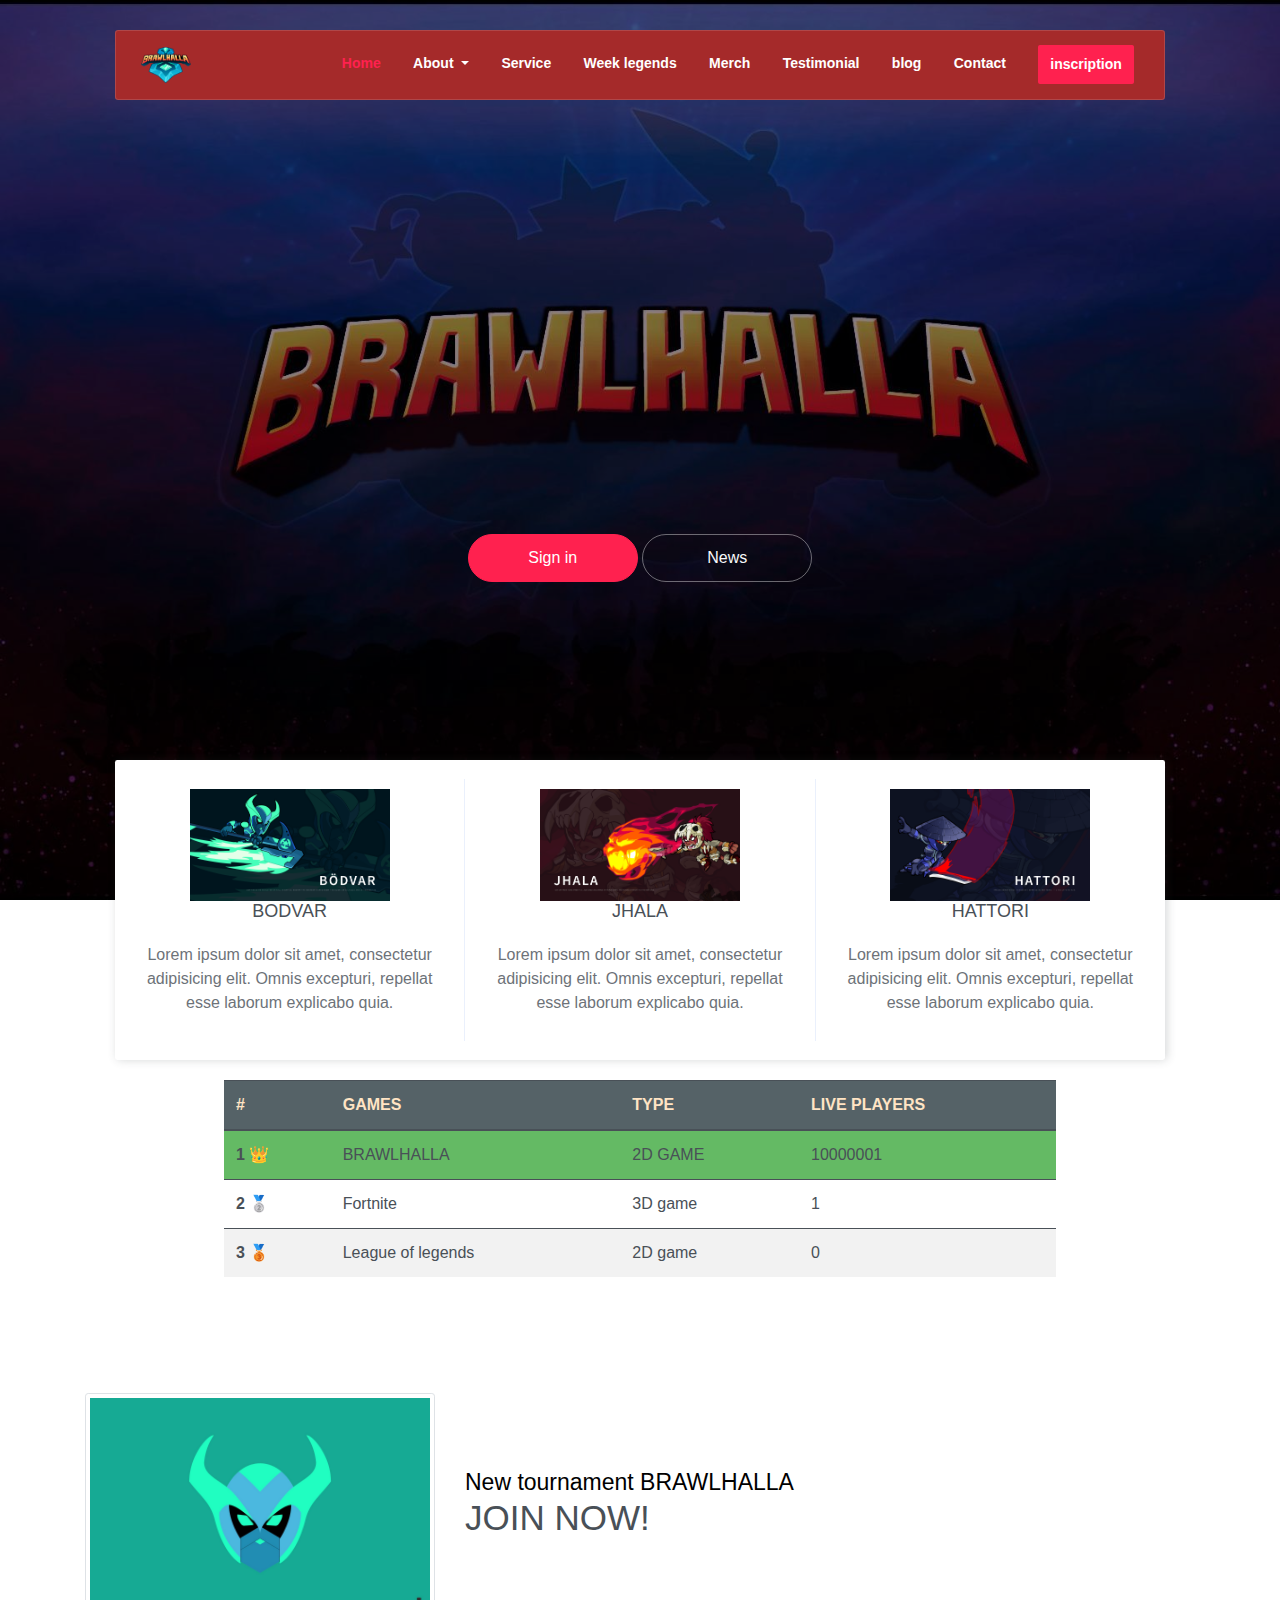
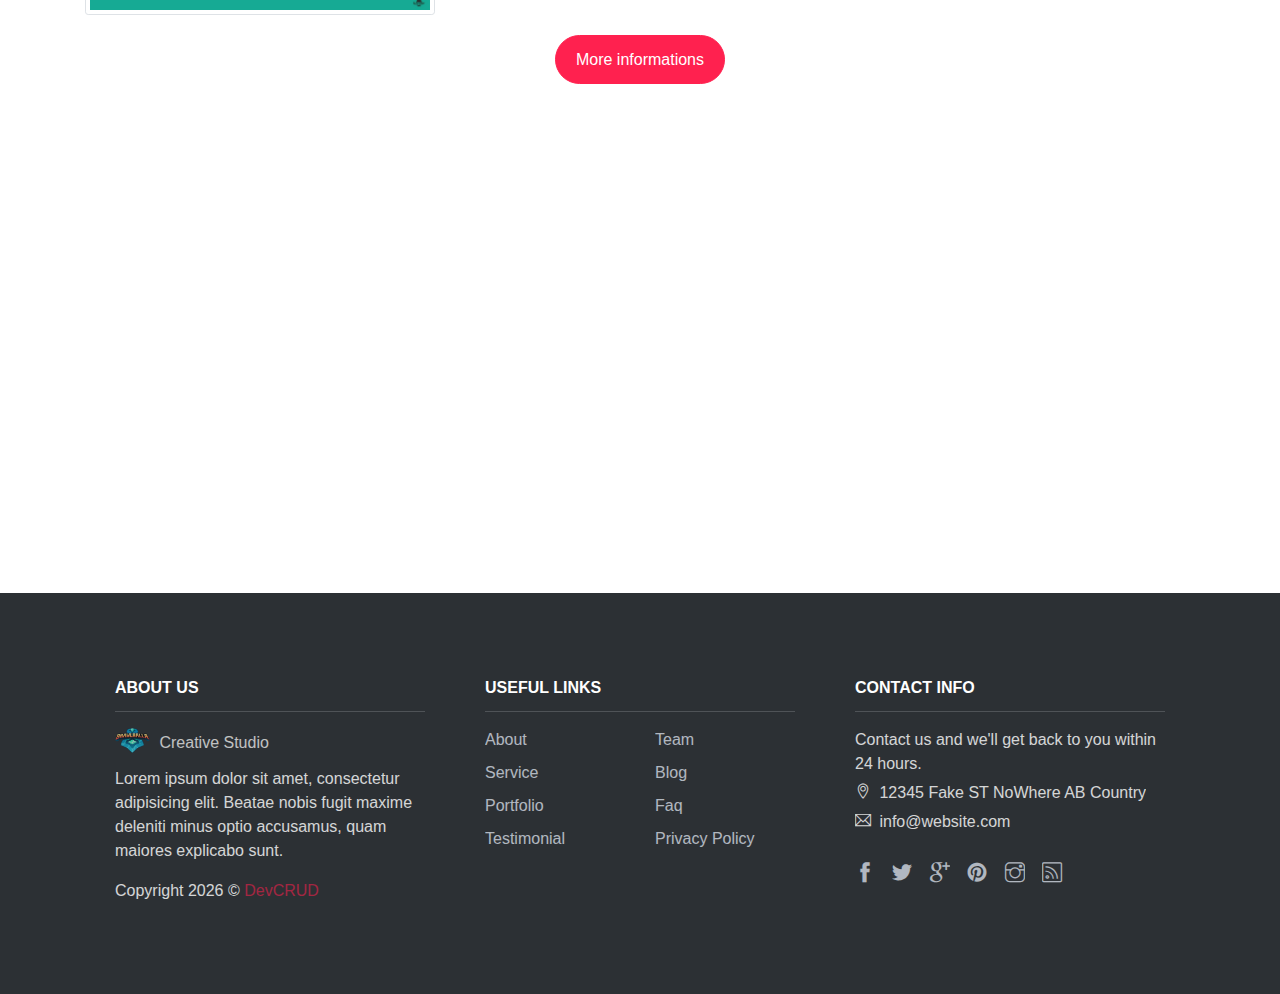
<file: public_html/index.html>
<!DOCTYPE html>
    <html lang="en">
    <head>
        <meta charset="utf-8">
        <meta name="viewport" content="width=device-width, initial-scale=1, shrink-to-fit=no">
        <meta name="description" content="Start your development with Creative Studio landing page.">
        <meta name="author" content="Devcrud">
        <title>Creative Studio | Free Bootstrap 4.3.x template</title>

        <!-- font icons -->
        <link rel="stylesheet" href="assets/vendors/themify-icons/css/themify-icons.css">

        <!-- Bootstrap + Creative Studio main styles -->
        <link rel="stylesheet" href="assets/css/creative-studio.css">

    </head>
    <body data-spy="scroll" data-target=".navbar" data-offset="40" id="home">
        
        <!-- Page Navigation -->
        <nav class="navbar custom-navbar navbar-expand-lg navbar-dark" data-spy="affix" data-offset-top="20">
            <div class="container">
                <a class="navbar-brand" href="./index.html">
                    <img src="./assets/imgs/logo.png" alt="Download free bootstrap 4 landing page, free boootstrap 4 templates, Download free bootstrap 4.1 landing page, free boootstrap 4.1.1 templates, Creative studio Landing page">
                </a>
                <button class="navbar-toggler" type="button" data-toggle="collapse" data-target="#navbarSupportedContent" aria-controls="navbarSupportedContent" aria-expanded="false" aria-label="Toggle navigation">
                    <span></span>
                </button>

                <div class="collapse navbar-collapse" id="navbarSupportedContent">
                    <ul class="navbar-nav ml-auto">
                        <li class="nav-item">
                            <a class="nav-link active" href="./index.html">Home</a>
                        </li>
                        <li class="nav-item dropdown">
                            <a class="nav-link dropdown-toggle btn btn-outline-secondary" href="#" id="navbarDropdown" role="button" data-toggle="dropdown" aria-haspopup="true" aria-expanded="false" style="border: none;">
                                About
                            </a>
                            <div class="dropdown-menu" aria-labelledby="navbarDropdown">
                                <a class="dropdown-item" href="./pages/about.html#seasons">Seasons</a>
                                <a class="dropdown-item" href="./pages/about.html#about">About</a>
                                <a class="dropdown-item" href="./pages/about.html#faq">FAQ</a>
                                <a class="dropdown-item" href="./pages/about.html#stats">STATS</a>
                            </div>
                        </li>
                        <li class="nav-item">
                            <a class="nav-link " href="./pages/services.html">Service</a>
                        </li>
                        <li class="nav-item">
                            <a class="nav-link" href="./pages/portfolio.html">Week legends</a>
                        </li>
                        <li class="nav-item">
                            <a class="nav-link" href="./pages/team.html">Merch</a>
                        </li>
                        <li class="nav-item">
                            <a class="nav-link" href="./pages/testimonial.html">Testimonial</a>
                        </li>
                        <li class="nav-item">
                            <a class="nav-link " href="./pages/blog.html ">blog</a>
                        </li>
                        <li class="nav-item">
                            <a class="nav-link" href="./pages/contact.html">Contact</a>
                        </li>
                        <li class="nav-item">
                            <a class="nav-link btn btn-primary btn-sm ml-lg-3" href="./pages/inscription.html">inscription</a>
                        </li>
                    </ul>
                </div>
            </div>
        </nav>
        <!-- End Of Page Navigation -->

        <!-- Page Header -->
        <header class="header">
            <div class="overlay">
                <br><br><br><br><br><br><br><br><br>
                <div class="buttons text-center">
                    <a href="./pages/inscription.html" class="btn btn-primary rounded w-lg btn-lg my-1">Sign in</a>
                    <a href="#about" class="btn btn-outline-light rounded w-lg btn-lg my-1">News</a>
                </div>              
            </div>      
        </header>
        <!-- End Of Page Header -->

        <!-- Box -->
        <div class="box text-center">
            
            <div class="box-item">
                <img src="./assets/imgs/skin1.png"  width="200px">
                <h6 class="box-title">BODVAR</h6>
                <p>Lorem ipsum dolor sit amet, consectetur adipisicing elit. Omnis excepturi, repellat esse laborum explicabo quia.</p>
            </div>
            <div class="box-item">
                <img src="./assets/imgs/skin2.png"  width="200px">
                <h6 class="box-title">JHALA</h6>
                <p>Lorem ipsum dolor sit amet, consectetur adipisicing elit. Omnis excepturi, repellat esse laborum explicabo quia.</p>
            </div>
            <div class="box-item">
                <img src="./assets/imgs/skin3.png"  width="200px">
                <h6 class="box-title">HATTORI</h6>
                <p>Lorem ipsum dolor sit amet, consectetur adipisicing elit. Omnis excepturi, repellat esse laborum explicabo quia.</p>
            </div>
            
        </div>
        <div style="display: flex;width: 100%; justify-content: center; margin-top: 20px;">
            <table class="table table-striped">
                <thead>
                <tr style="background-color: rgb(85, 98, 103); color: bisque;">
                    <th scope="col">#</th>
                    <th scope="col">GAMES</th>
                    <th scope="col">TYPE</th>
                    <th scope="col">LIVE PLAYERS</th>
                </tr>
                </thead>
                <tbody>
                <tr style="background-color: rgb(100, 186, 100);">
                    <th scope="row">1 👑</th>
                    <td>BRAWLHALLA</td>
                    <td>2D GAME</td>
                    <td>10000001</td>
                </tr>
                <tr>
                    <th scope="row">2 🥈</th>
                    <td>Fortnite</td>
                    <td>3D game</td>
                    <td>1</td>
                </tr>
                <tr>
                    <th scope="row">3 🥉</th>
                    <td>League of legends</td>
                    <td> 2D game</td>
                    <td>0</td>
                </tr>
                </tbody>
            </table>
        </div>
        <!-- End of Box -->
    <!-- About Section -->
    <section id="about">
        <div class="container">
            <div class="row align-items-center">
                <div class="col-md-5 col-lg-4">
                    <img src="./assets/imgs/league.jpg" alt="Download free bootstrap 4 landing page, free boootstrap 4 templates, Download free bootstrap 4.1 landing page, free boootstrap 4.1.1 templates, Creative studio Landing page" class="w-100 img-thumbnail mb-3">
                </div>
                <div class="col-md-7 col-lg-8">
                    <h6 class="section-subtitle mb-0" style="color: black;">New tournament BRAWLHALLA</h6>
                    <h6 class="section-title mb-3">JOIN NOW!</h6>
                </div>
            </div>
            <div class="buttons text-center">
                <a href="./pages/about.html" class="btn btn-primary rounded w-lg btn-lg my-1">More informations</a>
                
            </div> 
        </div>
    </section>
    <!-- End of About Section -->

    <!-- About Section with bg -->

    <!-- End Of About Sectoin -->
        

        <!-- Service Section -->
        
        <!-- End of Service Section -->

        <!-- Portfolio section -->
        
        <!-- End of portfolio section -->

        <!-- Team Section -->
        
        <!-- End of Team Sectoin -->

        

        <!-- Testimonial Section -->
        
        <!-- End of Testimonial Section -->

        

        

        

        <!-- Contact Section -->
        
        <!-- Contact Section -->

        <section class="has-bg-img py-0">
            <div class="container">
                <div class="footer">
                    <div class="footer-lists">
                        <ul class="list">
                            <li class="list-head">
                                <h6 class="font-weight-bold">ABOUT US</h6>
                            </li>
                            <li class="list-body">
                                <a href="#" class="logo">
                                    <img src="assets/imgs/logo.png" alt="Download free bootstrap 4 landing page, free boootstrap 4 templates, Download free bootstrap 4.1 landing page, free boootstrap 4.1.1 templates, Creative studio Landing page">
                                    <h6>Creative Studio</h6>
                                </a>
                                <p>Lorem ipsum dolor sit amet, consectetur adipisicing elit. Beatae nobis fugit maxime deleniti minus optio accusamus, quam maiores explicabo sunt.</p> 
                                <p class="mt-3">
                                    Copyright <script>document.write(new Date().getFullYear())</script> &copy; <a class="d-inline text-primary" href="http://www.devcrud.com">DevCRUD</a>
                                </p>                   
                            </li>
                        </ul>
                        <ul class="list">
                            <li class="list-head">
                                <h6 class="font-weight-bold">USEFUL LINKS</h6>
                            </li>
                            <li class="list-body">
                                <div class="row">
                                    <div class="col">
                                        <a href="./about.html">About</a>
                                        <a href="./services.html">Service</a>
                                        <a href="./portfolio.html">Portfolio</a>
                                        <a href="./testimonial.html">Testimonial</a>
                                    </div>
                                    <div class="col">
                                        <a href="./team.html">Team</a>
                                        <a href="./blog.html">Blog</a>
                                        <a href="#">Faq</a>
                                        <a href="#">Privacy Policy</a>                  
                                    </div>
                                </div>
                            </li>
                        </ul>
                        <ul class="list">
                            <li class="list-head">
                                <h6 class="font-weight-bold">CONTACT INFO</h6>
                            </li>
                            <li class="list-body">
                                <p>Contact us and we'll get back to you within 24 hours.</p>
                                <p><i class="ti-location-pin"></i> 12345 Fake ST NoWhere AB Country</p>
                                <p><i class="ti-email"></i>  info@website.com</p>
                                <div class="social-links">
                                    <a href="javascript:void(0)" class="link"><i class="ti-facebook"></i></a>
                                    <a href="javascript:void(0)" class="link"><i class="ti-twitter-alt"></i></a>
                                    <a href="javascript:void(0)" class="link"><i class="ti-google"></i></a>
                                    <a href="javascript:void(0)" class="link"><i class="ti-pinterest-alt"></i></a>
                                    <a href="javascript:void(0)" class="link"><i class="ti-instagram"></i></a>
                                    <a href="javascript:void(0)" class="link"><i class="ti-rss"></i></a>
                                </div>
                            </li>
                        </ul>
                    </div>
                </div>    
            </div>
        </section>

        <!-- core  -->
        <script src="assets/vendors/jquery/jquery-3.4.1.js"></script>
        <script src="assets/vendors/bootstrap/bootstrap.bundle.js"></script>

        <!-- bootstrap affix -->
        <script src="assets/vendors/bootstrap/bootstrap.affix.js"></script>

        <!-- Creative Studio js -->
        <script src="assets/js/creative-studio.js"></script>

    </body>
    </html>
</file>
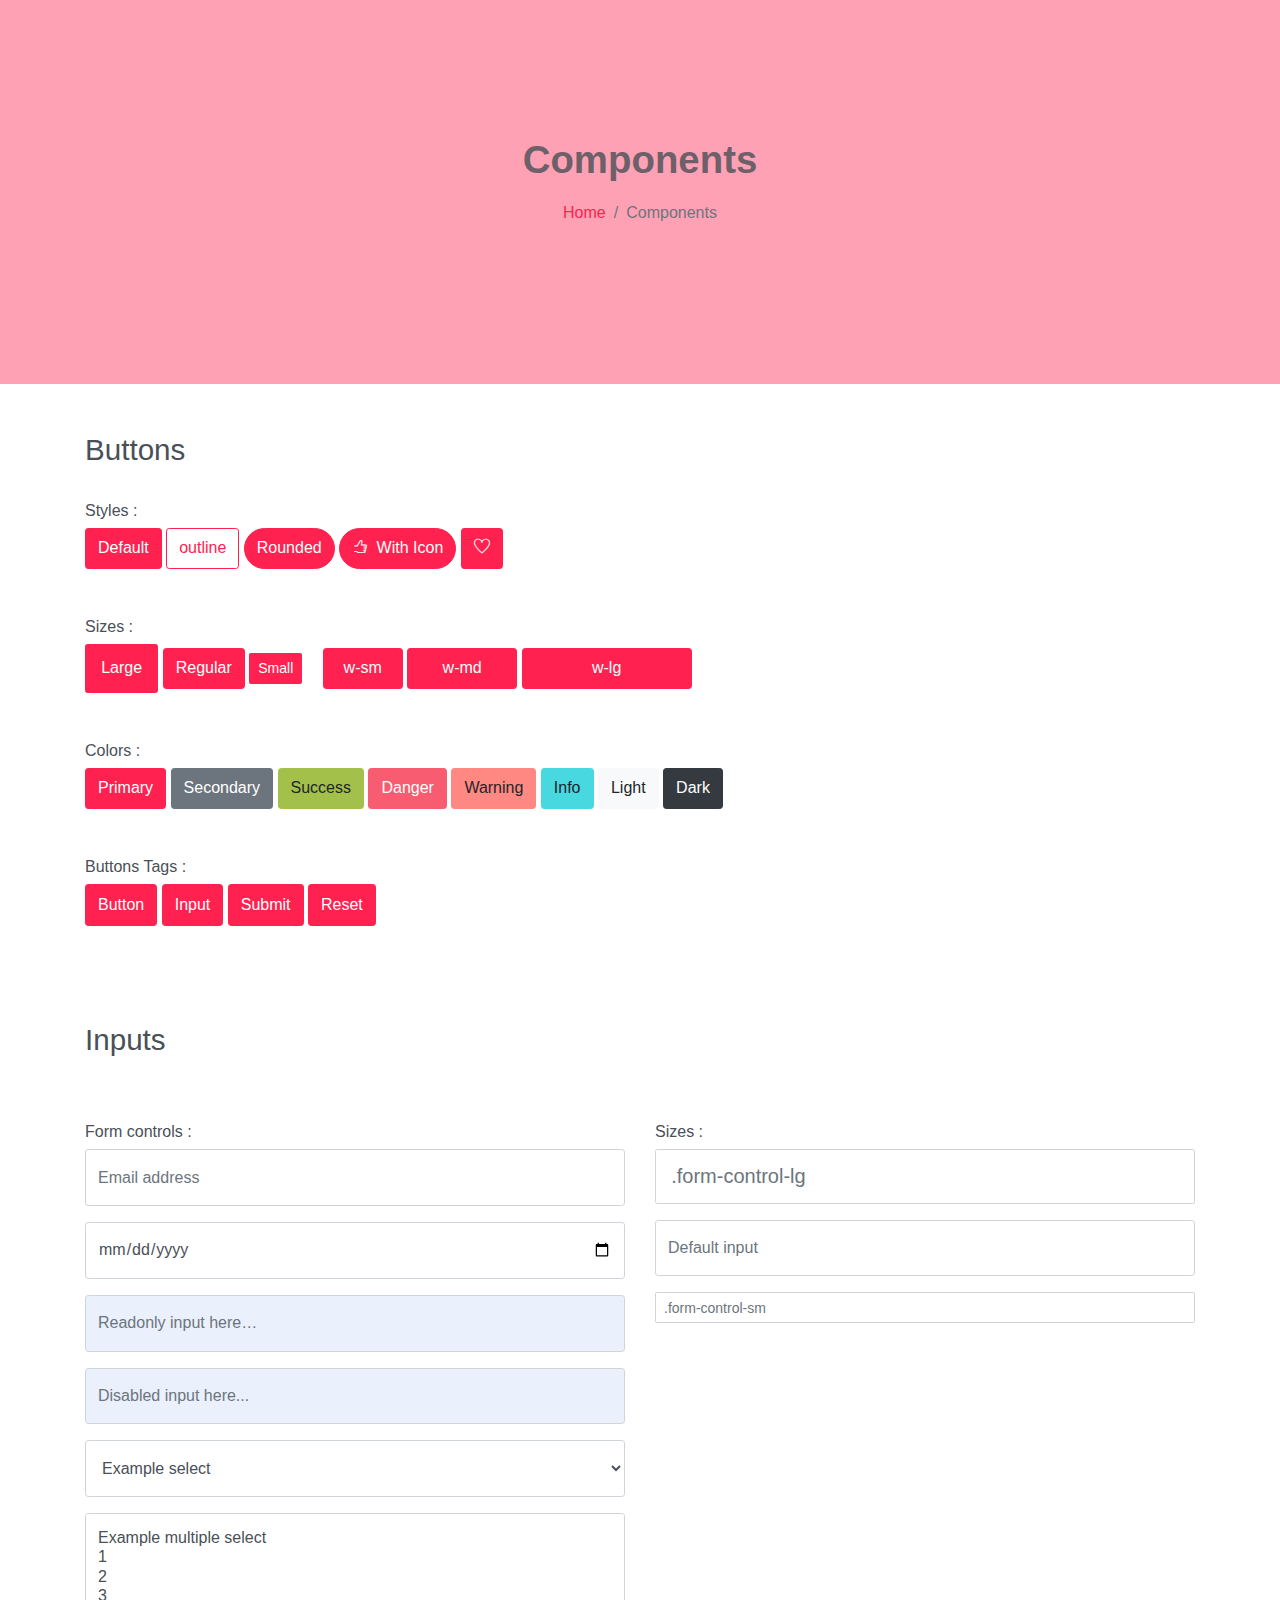
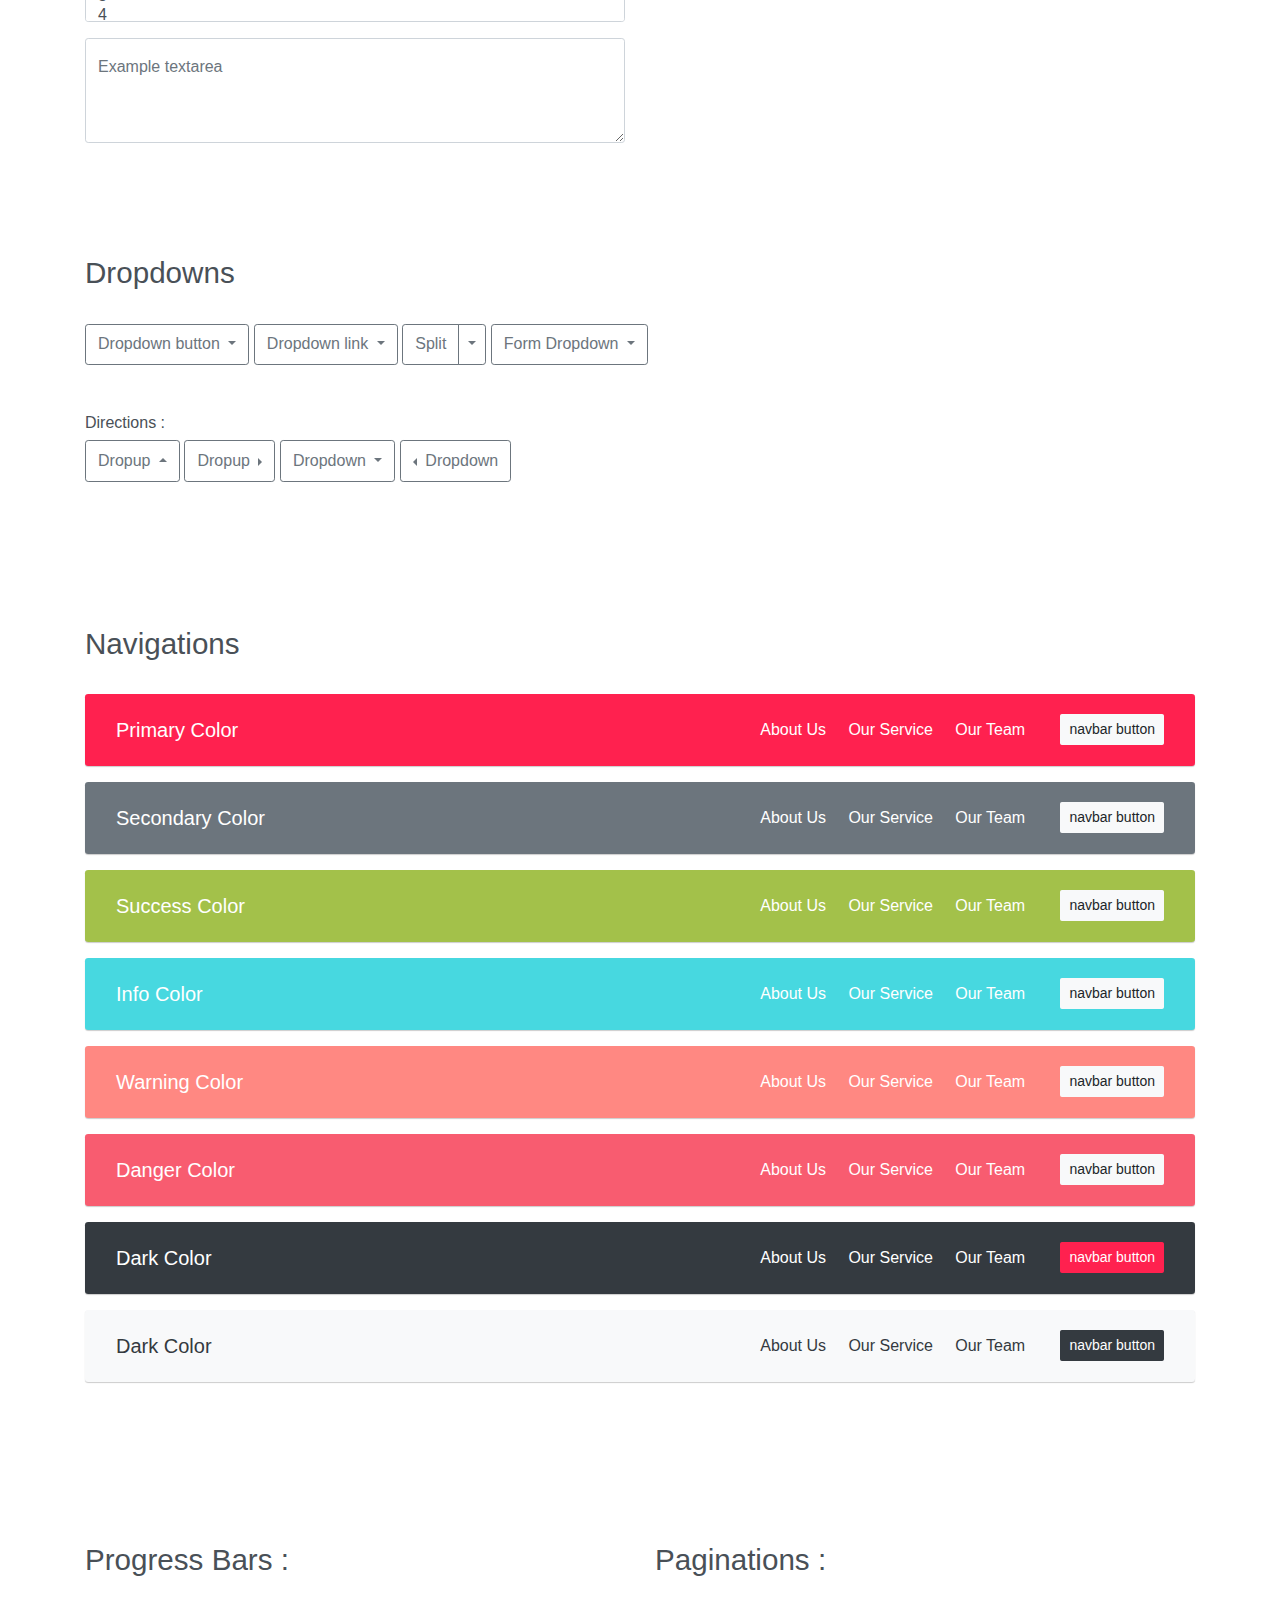
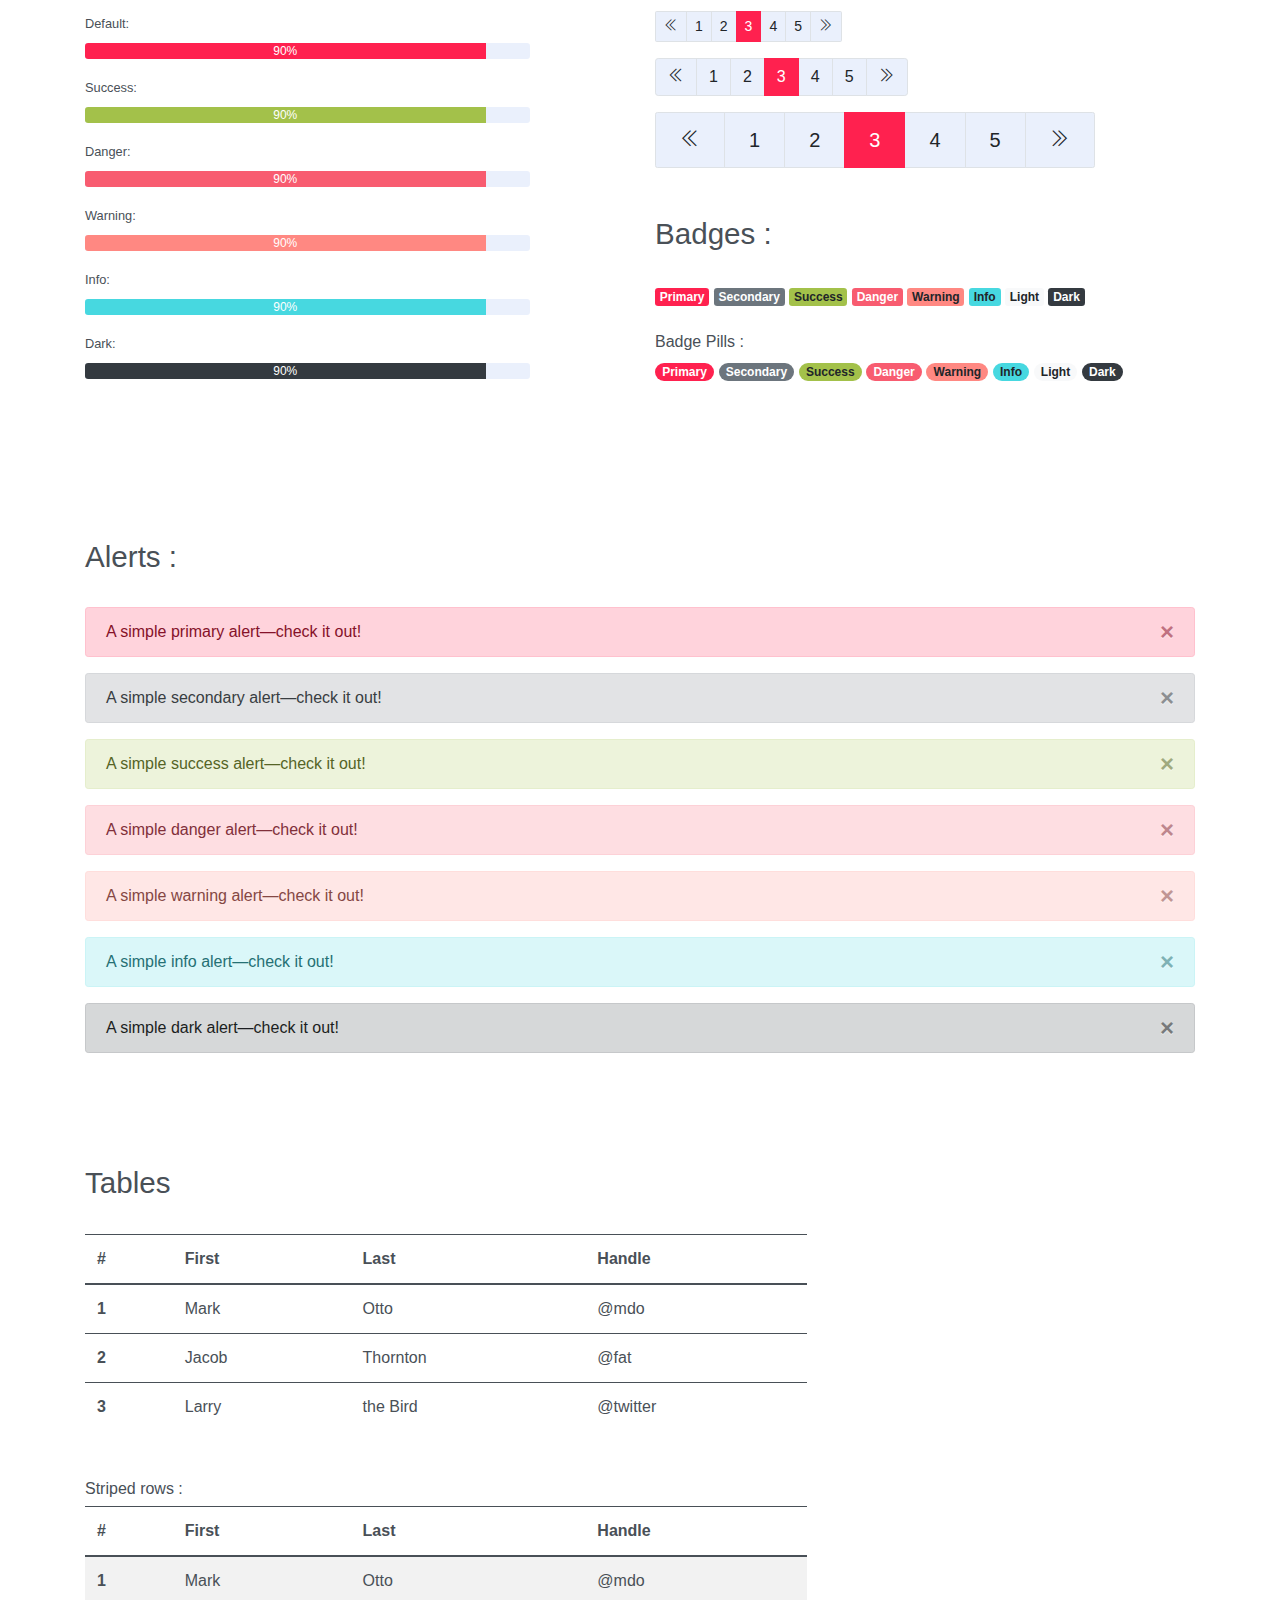
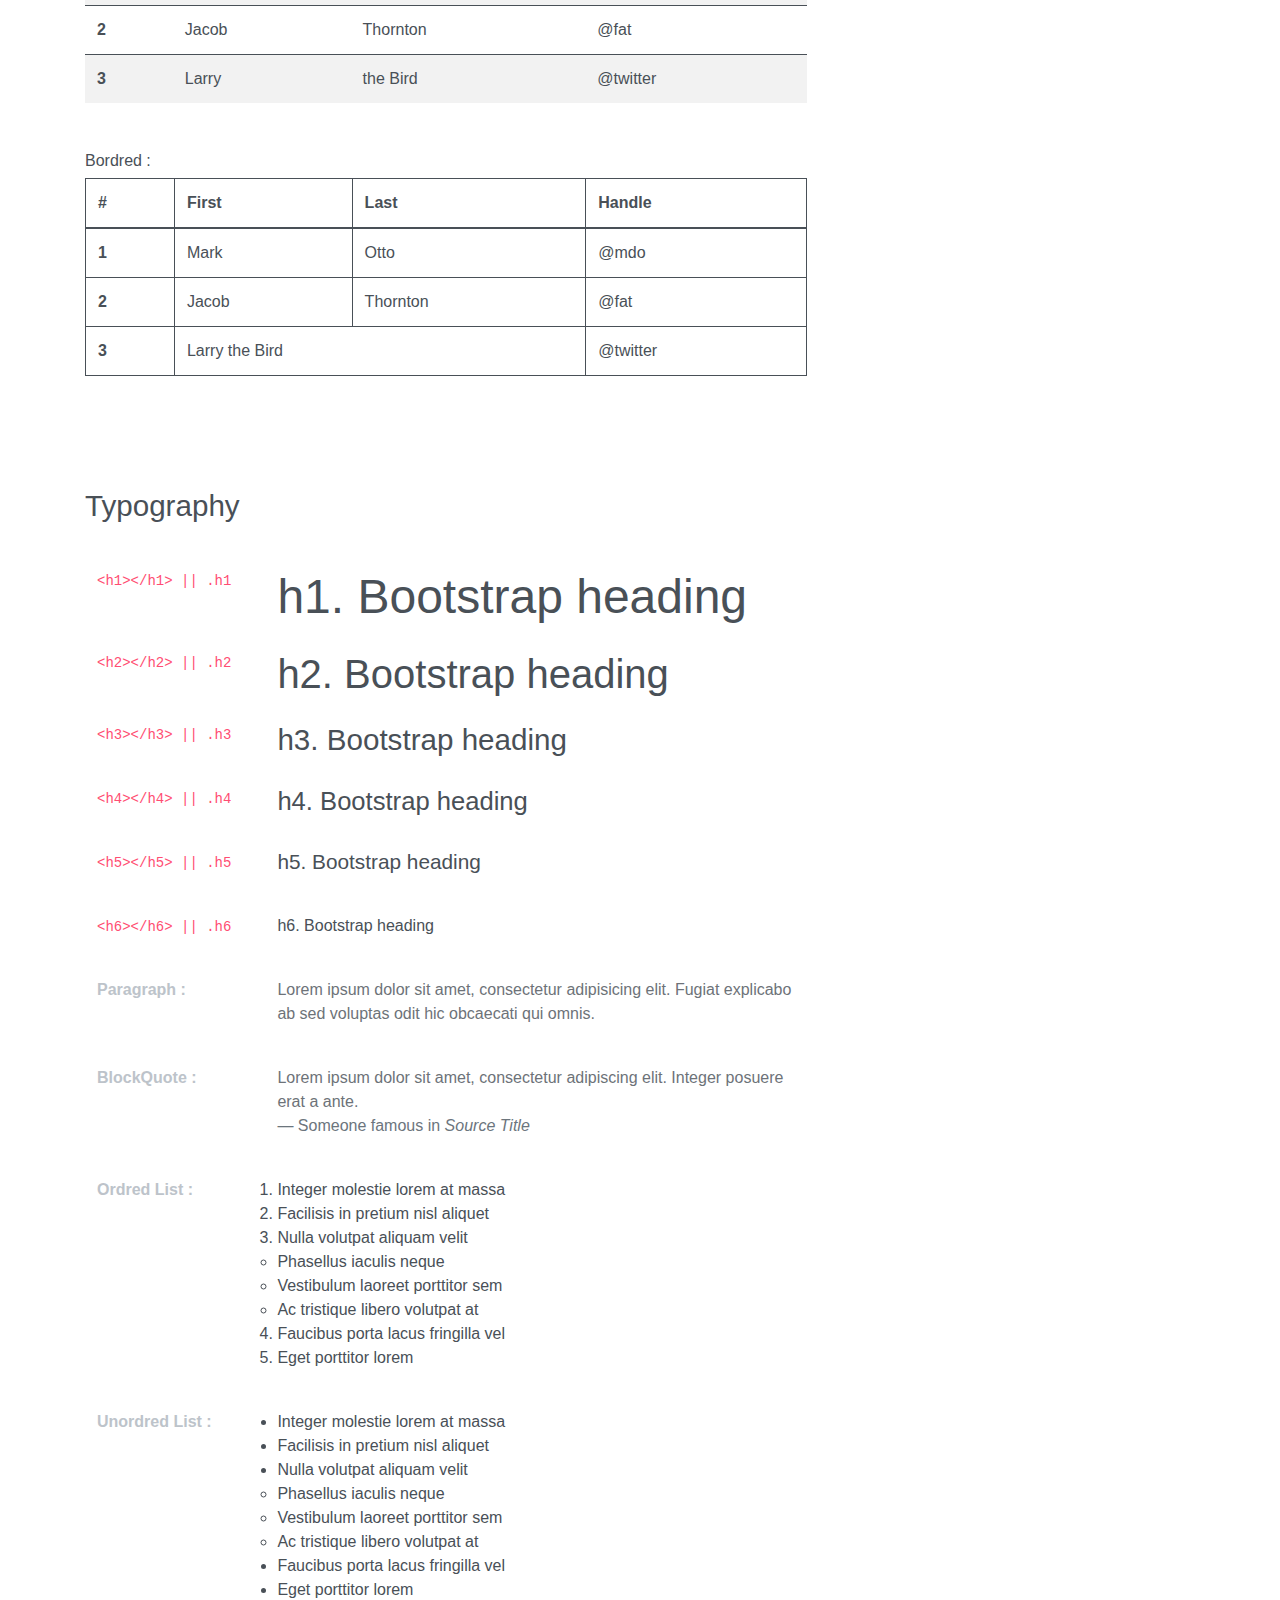
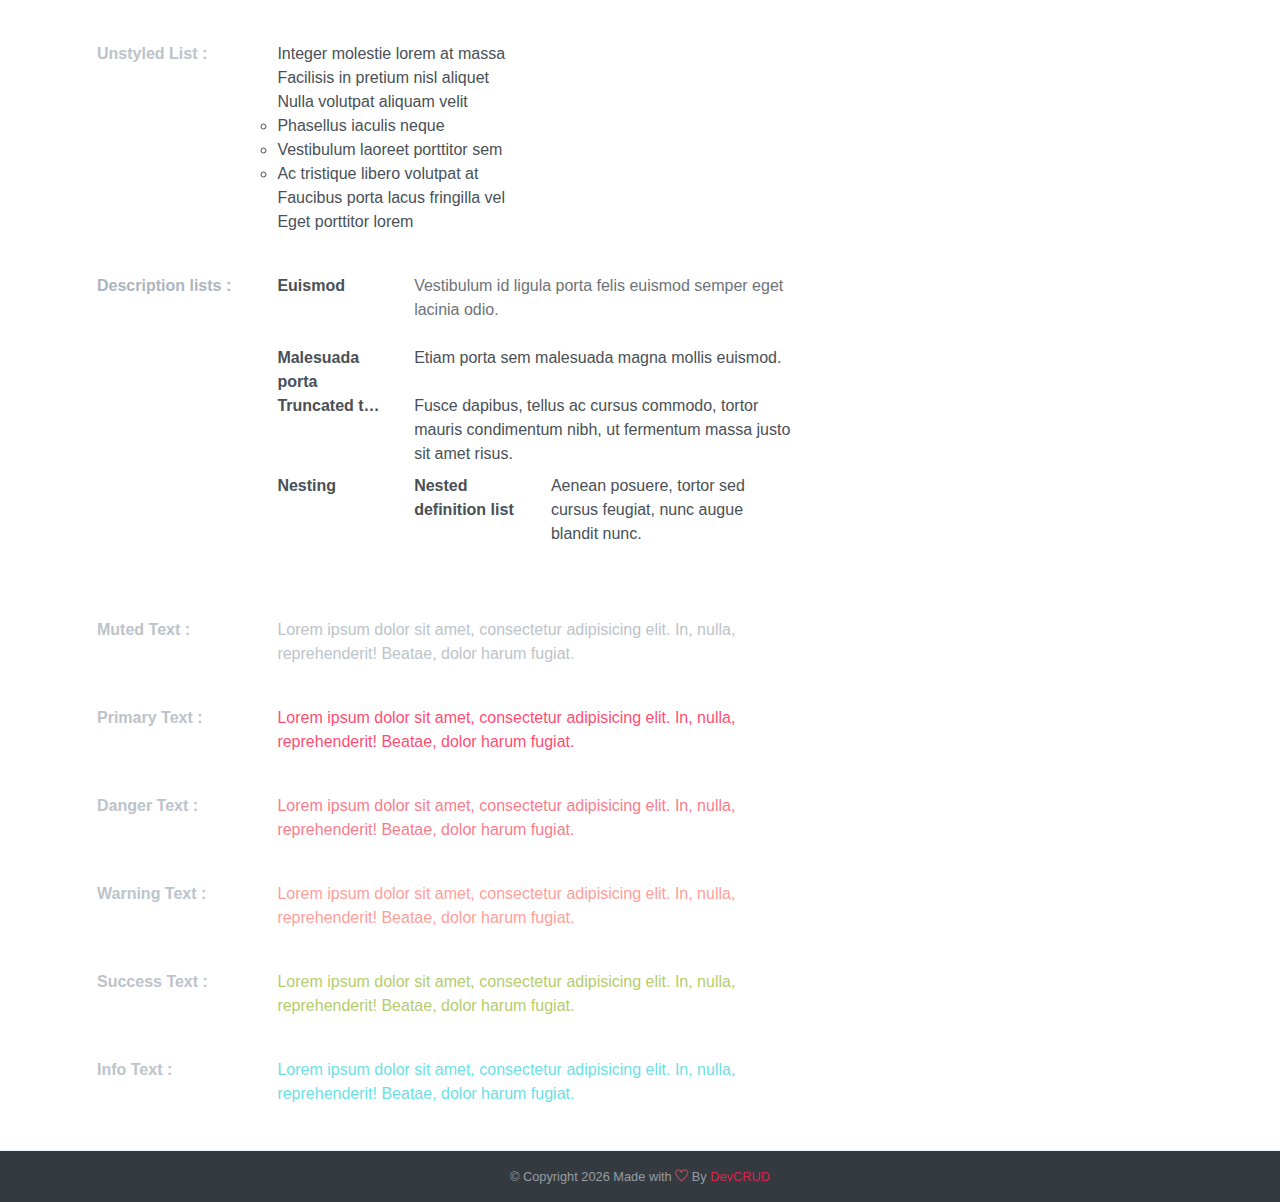
<file: public_html/components.html>
<!DOCTYPE html>
<html lang="en">
<head>
   <meta charset="utf-8">
    <meta name="viewport" content="width=device-width, initial-scale=1, shrink-to-fit=no">
    <meta name="description" content="Start your development with Creative Studio landing page.">
    <meta name="author" content="Devcrud">
    <title>Creative Studio | Components</title>

    <!-- font icons -->
    <link rel="stylesheet" href="assets/vendors/themify-icons/css/themify-icons.css">

    <!-- Bootstrap + Creative Studio main styles -->
   <link rel="stylesheet" href="assets/css/creative-studio.css">
</head>

<body class="dark-theme">

   <!-- Page Header -->
   <header class="header header-mini"> 
      <div class="header-title">Components</div> 
      <nav aria-label="breadcrumb">
         <ol class="breadcrumb">
            <li class="breadcrumb-item"><a href="index.html">Home</a></li>
            <li class="breadcrumb-item active" aria-current="page">Components</li>
         </ol>
      </nav>
   </header> <!-- End Of Page Header -->

   <!-- main content -->
   <div class="container">

      <!-- Buttons -->
      <h3 class="mt-5">Buttons</h3>
      <hr>
      <h6 class="section-secondary-title">Styles :</h6>
      <button class="btn btn-primary">Default</button>
      <button class="btn btn-outline-primary">outline</button>
      <button class="btn btn-primary rounded">Rounded</button>
      <button class="btn btn-primary rounded"><i class="ti-thumb-up pr-1"></i> With Icon</button>
      <button class="btn btn-primary circle"><i class="ti-heart"></i></button>

      <h6 class="section-secondary-title mt-5">Sizes :</h6>
      <button class="btn btn-primary btn-lg">Large</button>
      <button class="btn btn-primary ">Regular</button>
      <button class="btn btn-primary btn-sm">Small</button>
      <button class="btn btn-primary w-sm ml-3">w-sm</button>
      <button class="btn btn-primary w-md">w-md</button>
      <button class="btn btn-primary w-lg">w-lg</button>

      <h6 class="section-secondary-title mt-5">Colors :</h6>          
      <button type="button" class="btn btn-primary">Primary</button>
      <button type="button" class="btn btn-secondary">Secondary</button>
      <button type="button" class="btn btn-success">Success</button>
      <button type="button" class="btn btn-danger">Danger</button>
      <button type="button" class="btn btn-warning">Warning</button>
      <button type="button" class="btn btn-info">Info</button>
      <button type="button" class="btn btn-light">Light</button>
      <button type="button" class="btn btn-dark">Dark</button>

      <h6 class="section-secondary-title mt-5">Buttons Tags :</h6>
      <button class="btn btn-primary" type="submit">Button</button>
      <input class="btn btn-primary" type="button" value="Input">
      <input class="btn btn-primary" type="submit" value="Submit">
      <input class="btn btn-primary" type="reset" value="Reset">
      
      <!-- devider -->
      <div class="py-5"></div>

      <!-- Inputs -->
      <h3>Inputs</h3>
      <hr>
      <div class="row mt-5">
         <div class="col-md-6">
            <h6 class="section-secondary-title">Form controls :</h6>        
            <div class="form-group">
               <input type="email" class="form-control" id="exampleFormControlInput1" placeholder="Email address">
            </div>
            <div class="form-group">
               <input type="date" class="form-control" id="exampleFormControlInput1" placeholder="Date">
            </div>
            <div class="form-group">
               <input class="form-control" type="text" placeholder="Readonly input here…" readonly>
            </div>
            <div class="form-group">
               <input class="form-control" id="disabledInput" type="text" placeholder="Disabled input here..." disabled>
            </div>
            <div class="form-group">
               <select class="form-control" id="exampleFormControlSelect1">
                  <option>Example select</option>
                  <option>1</option>
                  <option>2</option>
                  <option>3</option>
                  <option>4</option>
                  <option>5</option>
               </select>
            </div>
            <div class="form-group">
               <select multiple class="form-control" id="exampleFormControlSelect2">
                  <option>Example multiple select</option>
                  <option>1</option>
                  <option>2</option>
                  <option>3</option>
                  <option>4</option>
                  <option>5</option>
               </select>
            </div>
            <div class="form-group">
               <textarea class="form-control" id="exampleFormControlTextarea1" rows="3" placeholder="Example textarea"></textarea>
            </div>
         </div>
         <div class="col-md-6">
            <h6 class="section-secondary-title">Sizes :</h6>    
            <div class="form-group">
               <input class="form-control form-control-lg" type="text" placeholder=".form-control-lg">             
            </div>
            <div class="form-group">
               <input class="form-control" type="text" placeholder="Default input">
            </div>
            <div class="form-group">
               <input class="form-control form-control-sm" type="text" placeholder=".form-control-sm"> 
            </div>
         </div>
      </div> <!-- end of inputs -->   

      <!-- devider -->
      <div class="py-5"></div>             

      <!-- Dropdowns -->
      <h3 class="components-section-title font-weight-normal">Dropdowns</h3>
      <hr>
      <div class="dropdown d-inline-block">
         <button class="btn btn-outline-secondary dropdown-toggle" type="button" id="dropdownMenuButton" data-toggle="dropdown" aria-haspopup="true" aria-expanded="false">
         Dropdown button
         </button>
         <div class="dropdown-menu" aria-labelledby="dropdownMenuButton">
         <a class="dropdown-item" href="#">Action</a>
         <a class="dropdown-item" href="#">Another action</a>
         <a class="dropdown-item" href="#">Something else here</a>
         </div>
      </div>
      <div class="dropdown d-inline-block">
         <a class="btn btn-outline-secondary dropdown-toggle" href="#" role="button" id="dropdownMenuLink" data-toggle="dropdown" aria-haspopup="true" aria-expanded="false">
            Dropdown link
         </a>
         <div class="dropdown-menu" aria-labelledby="dropdownMenuLink">
            <a class="dropdown-item" href="#">Action</a>
            <a class="dropdown-item" href="#">Another action</a>
            <a class="dropdown-item" href="#">Something else here</a>
         </div>
      </div>
      <div class="btn-group">
         <button type="button" class="btn btn-outline-secondary">Split</button>
         <button type="button" class="btn btn-outline-secondary dropdown-toggle dropdown-toggle-split" data-toggle="dropdown" aria-haspopup="true" aria-expanded="false">
         <span class="sr-only">Toggle Dropdown</span>
         </button>
         <div class="dropdown-menu">
            <a class="dropdown-item" href="#">Action</a>
            <a class="dropdown-item" href="#">Another action</a>
            <a class="dropdown-item" href="#">Something else here</a>
            <div class="dropdown-divider"></div>
            <a class="dropdown-item" href="#">Separated link</a>
         </div>
      </div>
      <div class="btn-group">
         <button class="btn btn-outline-secondary dropdown-toggle" type="button" id="dropdownMenuButton" data-toggle="dropdown" aria-haspopup="true" aria-expanded="false">
            Form Dropdown
         </button>
         <div class="dropdown-menu form">
            <form class="px-4 py-3">
               <div class="form-group">
                  <input type="email" class="form-control" id="exampleDropdownFormEmail1" placeholder="email@example.com">
               </div>
               <div class="form-group">
                  <input type="password" class="form-control" id="exampleDropdownFormPassword1" placeholder="Password">
               </div>
               <div class="form-check mb-3">
                  <input type="checkbox" class="form-check-input" id="dropdownCheck">
                  <label class="form-check-label" for="dropdownCheck">
                     Remember me
                  </label>
               </div>
               <button type="submit" class="btn btn-primary btn-block">Sign in</button>
            </form>
            <div class="dropdown-divider"></div>
            <a class="dropdown-item" href="#"><small>New around here? Sign up</small></a>
            <a class="dropdown-item" href="#"><small>Forgot password?</small></a>
         </div>
      </div>       
      <h6 class="section-secondary-title mt-5">Directions :</h6>  
      <div class="btn-group dropup">
         <button type="button" class="btn btn-outline-secondary dropdown-toggle" data-toggle="dropdown" aria-haspopup="true" aria-expanded="false">
            Dropup
         </button>
         <div class="dropdown-menu">
            <a class="dropdown-item" href="#">Action</a>
            <a class="dropdown-item" href="#">Another action</a>
            <a class="dropdown-item" href="#">Something else here</a>
            <div class="dropdown-divider"></div>
            <a class="dropdown-item" href="#">Separated link</a>
         </div>
      </div>
      <div class="btn-group dropright">
         <button type="button" class="btn btn-outline-secondary dropdown-toggle" data-toggle="dropdown" aria-haspopup="true" aria-expanded="false">
            Dropup
         </button>
         <div class="dropdown-menu">
            <a class="dropdown-item" href="#">Action</a>
            <a class="dropdown-item" href="#">Another action</a>
            <a class="dropdown-item" href="#">Something else here</a>
            <div class="dropdown-divider"></div>
            <a class="dropdown-item" href="#">Separated link</a>
         </div>
      </div>
      <div class="btn-group">
         <button type="button" class="btn btn-outline-secondary dropdown-toggle" data-toggle="dropdown" aria-haspopup="true" aria-expanded="false">
            Dropdown
         </button>
         <div class="dropdown-menu">
            <a class="dropdown-item" href="#">Action</a>
            <a class="dropdown-item" href="#">Another action</a>
            <a class="dropdown-item" href="#">Something else here</a>
            <div class="dropdown-divider"></div>
            <a class="dropdown-item" href="#">Separated link</a>
         </div>
      </div>
      <div class="btn-group dropleft">
         <button type="button" class="btn btn-outline-secondary dropdown-toggle" data-toggle="dropdown" aria-haspopup="true" aria-expanded="false">
            Dropdown
         </button>
         <div class="dropdown-menu">
            <a class="dropdown-item" href="#">Action</a>
            <a class="dropdown-item" href="#">Another action</a>
            <a class="dropdown-item" href="#">Something else here</a>
            <div class="dropdown-divider"></div>
            <a class="dropdown-item" href="#">Separated link</a>
         </div>
      </div> <!-- end of Dropdowns -->  

      <!-- devider -->
      <div class="py-5"></div>   

      <!-- navbars -->
      <h3 class="components-section-title font-weight-normal mt-5">Navigations</h3>
      <hr>
      <nav class="navbar navbar-expand-sm navbar-dark bg-primary rounded shadow mb-3">
         <div class="container">
            <a class="navbar-brand" href="#">Primary Color</a>
            <button class="navbar-toggler ml-auto" type="button" data-toggle="collapse" data-target="#navbarSupportedContent" aria-controls="navbarSupportedContent" aria-expanded="false" aria-label="Toggle navigation">
            <span class="navbar-toggler-icon"></span>
            </button>
            <div class="collapse navbar-collapse" id="navbarSupportedContent">
               <ul class="navbar-nav ml-auto"> 
                  <li class="nav-item">
                     <a class="nav-link" href="#about">About Us</a>
                  </li>
                  <li class="nav-item">
                     <a class="nav-link" href="#service">Our Service</a>
                  </li>
                  <li class="nav-item">
                     <a class="nav-link" href="#team">Our Team</a>
                  </li>
                  <li class="nav-item">
                     <a href="#book-table" class="ml-4 mt-1 btn btn-light btn-sm">navbar button</a>
                  </li>
               </ul>                       
            </div>
         </div>
      </nav>
      <nav class="navbar navbar-expand-sm navbar-dark bg-secondary rounded shadow mb-3">
         <div class="container">
            <a class="navbar-brand" href="#">Secondary Color</a>
            <button class="navbar-toggler ml-auto" type="button" data-toggle="collapse" data-target="#navbarSupportedContent" aria-controls="navbarSupportedContent" aria-expanded="false" aria-label="Toggle navigation">
            <span class="navbar-toggler-icon"></span>
            </button>
            <div class="collapse navbar-collapse" id="navbarSupportedContent">
               <ul class="navbar-nav ml-auto"> 
                  <li class="nav-item">
                     <a class="nav-link" href="#about">About Us</a>
                  </li>
                  <li class="nav-item">
                     <a class="nav-link" href="#service">Our Service</a>
                  </li>
                  <li class="nav-item">
                     <a class="nav-link" href="#team">Our Team</a>
                  </li>
                  <li class="nav-item">
                     <a href="#book-table" class="ml-4 mt-1 btn btn-light btn-sm">navbar button</a>
                  </li>
               </ul>                       
            </div>
         </div>
      </nav>
      <nav class="navbar navbar-expand-sm navbar-dark bg-success rounded shadow mb-3">
         <div class="container">
            <a class="navbar-brand" href="#">Success Color</a>
            <button class="navbar-toggler ml-auto" type="button" data-toggle="collapse" data-target="#navbarSupportedContent" aria-controls="navbarSupportedContent" aria-expanded="false" aria-label="Toggle navigation">
            <span class="navbar-toggler-icon"></span>
            </button>
            <div class="collapse navbar-collapse" id="navbarSupportedContent">
               <ul class="navbar-nav ml-auto"> 
                  <li class="nav-item">
                     <a class="nav-link" href="#about">About Us</a>
                  </li>
                  <li class="nav-item">
                     <a class="nav-link" href="#service">Our Service</a>
                  </li>
                  <li class="nav-item">
                     <a class="nav-link" href="#team">Our Team</a>
                  </li>
                  <li class="nav-item">
                     <a href="#book-table" class="ml-4 mt-1 btn btn-light btn-sm">navbar button</a>
                  </li>
               </ul>                       
            </div>
         </div>
      </nav>
      <nav class="navbar navbar-expand-sm navbar-dark bg-info rounded shadow mb-3">
         <div class="container">
            <a class="navbar-brand" href="#">Info Color</a>
            <button class="navbar-toggler ml-auto" type="button" data-toggle="collapse" data-target="#navbarSupportedContent" aria-controls="navbarSupportedContent" aria-expanded="false" aria-label="Toggle navigation">
            <span class="navbar-toggler-icon"></span>
            </button>
            <div class="collapse navbar-collapse" id="navbarSupportedContent">
               <ul class="navbar-nav ml-auto"> 
                  <li class="nav-item">
                     <a class="nav-link" href="#about">About Us</a>
                  </li>
                  <li class="nav-item">
                     <a class="nav-link" href="#service">Our Service</a>
                  </li>
                  <li class="nav-item">
                     <a class="nav-link" href="#team">Our Team</a>
                  </li>
                  <li class="nav-item">
                     <a href="#book-table" class="ml-4 mt-1 btn btn-light btn-sm">navbar button</a>
                  </li>
               </ul>                       
            </div>
         </div>
      </nav>
      <nav class="navbar navbar-expand-sm navbar-dark bg-warning rounded shadow mb-3">
         <div class="container">
            <a class="navbar-brand" href="#">Warning Color</a>
            <button class="navbar-toggler ml-auto" type="button" data-toggle="collapse" data-target="#navbarSupportedContent" aria-controls="navbarSupportedContent" aria-expanded="false" aria-label="Toggle navigation">
            <span class="navbar-toggler-icon"></span>
            </button>
            <div class="collapse navbar-collapse" id="navbarSupportedContent">
               <ul class="navbar-nav ml-auto"> 
                  <li class="nav-item">
                     <a class="nav-link" href="#about">About Us</a>
                  </li>
                  <li class="nav-item">
                     <a class="nav-link" href="#service">Our Service</a>
                  </li>
                  <li class="nav-item">
                     <a class="nav-link" href="#team">Our Team</a>
                  </li>
                  <li class="nav-item">
                     <a href="#book-table" class="ml-4 mt-1 btn btn-light btn-sm">navbar button</a>
                  </li>
               </ul>                       
            </div>
         </div>
      </nav>
      <nav class="navbar navbar-expand-sm navbar-dark bg-danger rounded shadow mb-3">
         <div class="container">
            <a class="navbar-brand" href="#">Danger Color</a>
            <button class="navbar-toggler ml-auto" type="button" data-toggle="collapse" data-target="#navbarSupportedContent" aria-controls="navbarSupportedContent" aria-expanded="false" aria-label="Toggle navigation">
            <span class="navbar-toggler-icon"></span>
            </button>
            <div class="collapse navbar-collapse" id="navbarSupportedContent">
               <ul class="navbar-nav ml-auto"> 
                  <li class="nav-item">
                     <a class="nav-link" href="#about">About Us</a>
                  </li>
                  <li class="nav-item">
                     <a class="nav-link" href="#service">Our Service</a>
                  </li>
                  <li class="nav-item">
                     <a class="nav-link" href="#team">Our Team</a>
                  </li>
                  <li class="nav-item">
                     <a href="#book-table" class="ml-4 mt-1 btn btn-light btn-sm">navbar button</a>
                  </li>
               </ul>                       
            </div>
         </div>
      </nav>
      <nav class="navbar navbar-expand-sm navbar-dark bg-dark rounded shadow mb-3">
         <div class="container">
            <a class="navbar-brand" href="#">Dark Color</a>
            <button class="navbar-toggler ml-auto" type="button" data-toggle="collapse" data-target="#navbarSupportedContent" aria-controls="navbarSupportedContent" aria-expanded="false" aria-label="Toggle navigation">
            <span class="navbar-toggler-icon"></span>
            </button>
            <div class="collapse navbar-collapse" id="navbarSupportedContent">
               <ul class="navbar-nav ml-auto"> 
                  <li class="nav-item">
                     <a class="nav-link" href="#about">About Us</a>
                  </li>
                  <li class="nav-item">
                     <a class="nav-link" href="#service">Our Service</a>
                  </li>
                  <li class="nav-item">
                     <a class="nav-link" href="#team">Our Team</a>
                  </li>
                  <li class="nav-item">
                     <a href="#book-table" class="ml-4 mt-1 btn btn-primary btn-sm">navbar button</a>
                  </li>
               </ul>                       
            </div>
         </div>
      </nav>
      <nav class="navbar navbar-expand-sm navbar-light bg-light rounded shadow mb-3">
         <div class="container">
            <a class="navbar-brand" href="#">Dark Color</a>
            <button class="navbar-toggler ml-auto" type="button" data-toggle="collapse" data-target="#navbarSupportedContent" aria-controls="navbarSupportedContent" aria-expanded="false" aria-label="Toggle navigation">
            <span class="navbar-toggler-icon"></span>
            </button>
            <div class="collapse navbar-collapse" id="navbarSupportedContent">
               <ul class="navbar-nav ml-auto"> 
                  <li class="nav-item">
                     <a class="nav-link" href="#about">About Us</a>
                  </li>
                  <li class="nav-item">
                     <a class="nav-link" href="#service">Our Service</a>
                  </li>
                  <li class="nav-item">
                     <a class="nav-link" href="#team">Our Team</a>
                  </li>
                  <li class="nav-item">
                     <a href="#book-table" class="ml-4 mt-1 btn btn-dark btn-sm">navbar button</a>
                  </li>
               </ul>                       
            </div>
         </div>
      </nav>
      <!-- End of navbars -->

      <!-- devider -->
      <div class="py-5"></div>   
      
      <!-- progress bars -->
      <div class="row justify-content-between">
         <div class="col-md-5">
            <h3 class="components-section-title font-weight-normal mt-5">Progress Bars :</h3>
            <hr>
            <small>Default: </small>
            <div class="progress mt-2 mb-3">
               <div class="progress-bar" role="progressbar" style="width: 90%" aria-valuenow="25" aria-valuemin="0" aria-valuemax="100"><span>90%</span></div>
            </div>
            <small>Success:</small>
            <div class="progress mt-2 mb-3">
               <div class="progress-bar bg-success" role="progressbar" style="width: 90%" aria-valuenow="25" aria-valuemin="0" aria-valuemax="100"><span>90%</span></div>
            </div>
            <small>Danger:</small>
            <div class="progress mt-2 mb-3">
               <div class="progress-bar bg-danger" role="progressbar" style="width: 90%" aria-valuenow="25" aria-valuemin="0" aria-valuemax="100"><span>90%</span></div>
            </div>
            <small>Warning:</small>
            <div class="progress mt-2 mb-3">
               <div class="progress-bar bg-warning" role="progressbar" style="width: 90%" aria-valuenow="25" aria-valuemin="0" aria-valuemax="100"><span>90%</span></div>
            </div>
            <small>Info:</small>
            <div class="progress mt-2 mb-3">
               <div class="progress-bar bg-info" role="progressbar" style="width: 90%" aria-valuenow="25" aria-valuemin="0" aria-valuemax="100"><span>90%</span></div>
            </div>
            <small>Dark:</small>
            <div class="progress mt-2 mb-3">
               <div class="progress-bar bg-dark" role="progressbar" style="width: 90%" aria-valuenow="25" aria-valuemin="0" aria-valuemax="100"><span>90%</span></div>
            </div>
         </div>
         <div class="col-md-6">
            <h3 class="components-section-title font-weight-normal mt-5">Paginations :</h3>
            <hr>
            <nav aria-label="Page navigation example">
               <ul class="pagination pagination-sm">
                  <li class="page-item"><a class="page-link" href="#"><i class="ti-angle-double-left"></i></a></li>
                  <li class="page-item"><a class="page-link" href="#">1</a></li>
                  <li class="page-item"><a class="page-link" href="#">2</a></li>
                  <li class="page-item active"><a class="page-link" href="#">3</a></li>
                  <li class="page-item"><a class="page-link" href="#">4</a></li>
                  <li class="page-item"><a class="page-link" href="#">5</a></li>
                  <li class="page-item"><a class="page-link" href="#"><i class="ti-angle-double-right"></i></a></li>
               </ul>
            </nav>
            <nav aria-label="Page navigation example">
               <ul class="pagination">
               <li class="page-item"><a class="page-link" href="#"><i class="ti-angle-double-left"></i></a></li>
                  <li class="page-item"><a class="page-link" href="#">1</a></li>
                  <li class="page-item"><a class="page-link" href="#">2</a></li>
                  <li class="page-item active"><a class="page-link" href="#">3</a></li>
                  <li class="page-item"><a class="page-link" href="#">4</a></li>
                  <li class="page-item"><a class="page-link" href="#">5</a></li>
                  <li class="page-item"><a class="page-link" href="#"><i class="ti-angle-double-right"></i></a></li>
               </ul>
            </nav>
            <nav aria-label="Page navigation example">
               <ul class="pagination pagination-lg">
                  <li class="page-item"><a class="page-link" href="#"><i class="ti-angle-double-left"></i></a></li>
                  <li class="page-item"><a class="page-link" href="#">1</a></li>
                  <li class="page-item"><a class="page-link" href="#">2</a></li>
                  <li class="page-item active"><a class="page-link" href="#">3</a></li>
                  <li class="page-item"><a class="page-link" href="#">4</a></li>
                  <li class="page-item"><a class="page-link" href="#">5</a></li>
                  <li class="page-item"><a class="page-link" href="#"><i class="ti-angle-double-right"></i></a></li>
               </ul>
            </nav>

            <!-- Badges -->
            <h3 class="components-section-title font-weight-normal mt-5">Badges :</h3>
            <hr>
            <span class="badge badge-primary">Primary</span>
            <span class="badge badge-secondary">Secondary</span>
            <span class="badge badge-success">Success</span>
            <span class="badge badge-danger">Danger</span>
            <span class="badge badge-warning">Warning</span>
            <span class="badge badge-info">Info</span>
            <span class="badge badge-light">Light</span>
            <span class="badge badge-dark">Dark</span>
            <h6 class="section-secondary-title mt-4 mb-2">Badge Pills :</h6>
            <span class="badge badge-pill badge-primary">Primary</span>
            <span class="badge badge-pill badge-secondary">Secondary</span>
            <span class="badge badge-pill badge-success">Success</span>
            <span class="badge badge-pill badge-danger">Danger</span>
            <span class="badge badge-pill badge-warning">Warning</span>
            <span class="badge badge-pill badge-info">Info</span>
            <span class="badge badge-pill badge-light">Light</span>
            <span class="badge badge-pill badge-dark">Dark</span>
         </div>
      </div> <!-- End of Progress bars -->

      <!-- devider -->
      <div class="py-5"></div>  

      <!-- Alerts -->
      <h3 class="components-section-title font-weight-normal mt-5">Alerts :</h3>
      <hr>
      <div class="alert alert-primary alert-dismissible fade show" role="alert">
         A simple primary alert—check it out!
         <button type="button" class="close" data-dismiss="alert" aria-label="Close">
            <span aria-hidden="true">&times;</span>
         </button>
      </div>
      <div class="alert alert-secondary alert-dismissible fade show" role="alert">
         A simple secondary alert—check it out!
         <button type="button" class="close" data-dismiss="alert" aria-label="Close">
            <span aria-hidden="true">&times;</span>
         </button>
      </div>
      <div class="alert alert-success alert-dismissible fade show" role="alert">
         A simple success alert—check it out!
         <button type="button" class="close" data-dismiss="alert" aria-label="Close">
            <span aria-hidden="true">&times;</span>
         </button>
      </div>
      <div class="alert alert-danger alert-dismissible fade show" role="alert">
         A simple danger alert—check it out!
         <button type="button" class="close" data-dismiss="alert" aria-label="Close">
            <span aria-hidden="true">&times;</span>
         </button>
      </div>
      <div class="alert alert-warning alert-dismissible fade show" role="alert">
         A simple warning alert—check it out!
         <button type="button" class="close" data-dismiss="alert" aria-label="Close">
            <span aria-hidden="true">&times;</span>
         </button>
      </div>
      <div class="alert alert-info alert-dismissible fade show" role="alert">
         A simple info alert—check it out!
         <button type="button" class="close" data-dismiss="alert" aria-label="Close">
            <span aria-hidden="true">&times;</span>
         </button>
      </div>
      <div class="alert alert-dark alert-dismissible fade show" role="alert">
         A simple dark alert—check it out!
         <button type="button" class="close" data-dismiss="alert" aria-label="Close">
            <span aria-hidden="true">&times;</span>
         </button>
      </div>
      <!-- end of alerts -->

      <!-- devider -->
      <div class="py-5"></div> 
   
      <!-- tables -->
      <h3 class="components-section-title">Tables</h3>
      <hr>
      <table class="table">
         <thead>
            <tr>
               <th scope="col">#</th>
               <th scope="col">First</th>
               <th scope="col">Last</th>
               <th scope="col">Handle</th>
            </tr>
         </thead>
         <tbody>
            <tr>
               <th scope="row">1</th>
               <td>Mark</td>
               <td>Otto</td>
               <td>@mdo</td>
            </tr>
            <tr>
               <th scope="row">2</th>
               <td>Jacob</td>
               <td>Thornton</td>
               <td>@fat</td>
            </tr>
            <tr>
               <th scope="row">3</th>
               <td>Larry</td>
               <td>the Bird</td>
               <td>@twitter</td>
            </tr>
         </tbody>
      </table>

      <h6 class="section-secondary-title mt-5">Striped rows :</h6>
      <table class="table table-striped">
         <thead>
            <tr>
               <th scope="col">#</th>
               <th scope="col">First</th>
               <th scope="col">Last</th>
               <th scope="col">Handle</th>
            </tr>
         </thead>
         <tbody>
            <tr>
               <th scope="row">1</th>
               <td>Mark</td>
               <td>Otto</td>
               <td>@mdo</td>
            </tr>
            <tr>
               <th scope="row">2</th>
               <td>Jacob</td>
               <td>Thornton</td>
               <td>@fat</td>
            </tr>
            <tr>
               <th scope="row">3</th>
               <td>Larry</td>
               <td>the Bird</td>
               <td>@twitter</td>
            </tr>
         </tbody>
      </table>

      <h6 class="section-secondary-title mt-5">Bordred :</h6>
      <table class="table table-bordered">
         <thead>
            <tr>
               <th scope="col">#</th>
               <th scope="col">First</th>
               <th scope="col">Last</th>
               <th scope="col">Handle</th>
            </tr>
         </thead>
         <tbody>
            <tr>
               <th scope="row">1</th>
               <td>Mark</td>
               <td>Otto</td>
               <td>@mdo</td>
            </tr>
            <tr>
               <th scope="row">2</th>
               <td>Jacob</td>
               <td>Thornton</td>
               <td>@fat</td>
            </tr>
            <tr>
               <th scope="row">3</th>
               <td colspan="2">Larry the Bird</td>
               <td>@twitter</td>
            </tr>
         </tbody>
      </table>
      <!-- end of tables -->

      <!-- devider -->
      <div class="py-5"></div> 

      <!-- typography -->
      <h3 class="components-section-title">Typography</h3>
      <hr>
      
      <table class="table table-borderless v-align-center">
         <tbody>
            <tr>
               <td>
                  <p><code class="highlighter-rouge">&lt;h1&gt;&lt;/h1&gt; || .h1</code></p>
               </td>
               <td class="w-75"><span class="h1">h1. Bootstrap heading</span></td>
            </tr>
            <tr>
               <td>
                  <p><code class="highlighter-rouge">&lt;h2&gt;&lt;/h2&gt; || .h2</code></p>
               </td>
               <td><span class="h2">h2. Bootstrap heading</span></td>
            </tr>
            <tr>
               <td>
                  <p><code class="highlighter-rouge">&lt;h3&gt;&lt;/h3&gt; || .h3</code></p>
               </td>
               <td><span class="h3">h3. Bootstrap heading</span></td>
            </tr>
            <tr>
               <td>
                  <p><code class="highlighter-rouge">&lt;h4&gt;&lt;/h4&gt; || .h4</code></p>
               </td>
               <td><span class="h4">h4. Bootstrap heading</span></td>
            </tr>
            <tr>
               <td>
                  <p><code class="highlighter-rouge">&lt;h5&gt;&lt;/h5&gt; || .h5</code></p>
               </td>
               <td><span class="h5">h5. Bootstrap heading</span></td>
            </tr>
            <tr>
               <td>
                  <p><code class="highlighter-rouge">&lt;h6&gt;&lt;/h6&gt; || .h6</code></p>
               </td>
               <td><span class="h6">h6. Bootstrap heading</span></td>
            </tr>
            <tr>
               <td>
                  <p class="font-weight-bold text-muted">Paragraph :</p>
               </td>
               <td><p>Lorem ipsum dolor sit amet, consectetur adipisicing elit. Fugiat explicabo ab sed voluptas odit hic obcaecati qui omnis.</p></td>
            </tr>
            <tr>
               <td>
                  <p class="font-weight-bold text-muted">BlockQuote :</p>
               </td>
               <td>
                  <blockquote class="blockquote">
                     <p class="mb-0">Lorem ipsum dolor sit amet, consectetur adipiscing elit. Integer posuere erat a ante.</p>
                     <footer class="blockquote-footer">Someone famous in <cite title="Source Title">Source Title</cite></footer>
                  </blockquote>
               </td>
            </tr>

           
            <tr>
               <td><p class="font-weight-bold text-muted">Ordred List :</p></td>
               <td>
                  <ol>
                     <li>Integer molestie lorem at massa</li>
                     <li>Facilisis in pretium nisl aliquet</li>
                     <li>Nulla volutpat aliquam velit
                        <ul>
                           <li>Phasellus iaculis neque</li>
                           <li>Vestibulum laoreet porttitor sem</li>
                           <li>Ac tristique libero volutpat at</li>
                        </ul>
                     </li>
                     <li>Faucibus porta lacus fringilla vel</li>
                     <li>Eget porttitor lorem</li>
                  </ol>
               </td>
            </tr>
            <tr>
               <td><p class="font-weight-bold text-muted">Unordred List :</p></td>
               <td>
                  <ul >
                     <li>Integer molestie lorem at massa</li>
                     <li>Facilisis in pretium nisl aliquet</li>
                     <li>Nulla volutpat aliquam velit
                        <ul>
                           <li>Phasellus iaculis neque</li>
                           <li>Vestibulum laoreet porttitor sem</li>
                           <li>Ac tristique libero volutpat at</li>
                        </ul>
                     </li>
                     <li>Faucibus porta lacus fringilla vel</li>
                     <li>Eget porttitor lorem</li>
                  </ul>
               </td>
            </tr>
            <tr>
               <td><p class="font-weight-bold text-muted">Unstyled List :</p></td>
               <td>
                  <ul class="list-unstyled">
                     <li>Integer molestie lorem at massa</li>
                     <li>Facilisis in pretium nisl aliquet</li>
                     <li>Nulla volutpat aliquam velit
                        <ul>
                           <li>Phasellus iaculis neque</li>
                           <li>Vestibulum laoreet porttitor sem</li>
                           <li>Ac tristique libero volutpat at</li>
                        </ul>
                     </li>
                     <li>Faucibus porta lacus fringilla vel</li>
                     <li>Eget porttitor lorem</li>
                  </ul>
               </td>
            </tr>
            <tr>
               <td class="font-weight-bold text-muted">Description lists : </td>
               <td>
                  <dl class="row">
                     <dt class="col-sm-3">Euismod</dt>
                     <dd class="col-sm-9">
                        <p>Vestibulum id ligula porta felis euismod semper eget lacinia odio.</p>
                     </dd>

                     <dt class="col-sm-3">Malesuada porta</dt>
                     <dd class="col-sm-9">Etiam porta sem malesuada magna mollis euismod.</dd>

                     <dt class="col-sm-3 text-truncate">Truncated term is truncated</dt>
                     <dd class="col-sm-9">Fusce dapibus, tellus ac cursus commodo, tortor mauris condimentum nibh, ut fermentum massa justo sit amet risus.</dd>

                     <dt class="col-sm-3">Nesting</dt>
                     <dd class="col-sm-9">
                        <dl class="row">
                           <dt class="col-sm-4">Nested definition list</dt>
                           <dd class="col-sm-8">Aenean posuere, tortor sed cursus feugiat, nunc augue blandit nunc.</dd>
                        </dl>
                     </dd>
                  </dl>
               </td>
            </tr>
            <tr>
               <td>
                  <p class="font-weight-bold text-muted">Muted Text :</p>
               </td>
               <td>
                  <p class="text-muted">Lorem ipsum dolor sit amet, consectetur adipisicing elit. In, nulla, reprehenderit! Beatae, dolor harum fugiat.</p>
               </td>
            </tr>
            <tr>
               <td>
                  <p class="font-weight-bold text-muted">Primary Text :</p>
               </td>
               <td>
                  <p class="text-primary">Lorem ipsum dolor sit amet, consectetur adipisicing elit. In, nulla, reprehenderit! Beatae, dolor harum fugiat.</p>
               </td>
            </tr>
            <tr>
               <td>
                  <p class="font-weight-bold text-muted">Danger Text :</p>
               </td>
               <td>
                  <p class="text-danger">Lorem ipsum dolor sit amet, consectetur adipisicing elit. In, nulla, reprehenderit! Beatae, dolor harum fugiat.</p>
               </td>
            </tr>
            <tr>
               <td>
                  <p class="font-weight-bold text-muted">Warning Text :</p>
               </td>
               <td>
                  <p class="text-warning">Lorem ipsum dolor sit amet, consectetur adipisicing elit. In, nulla, reprehenderit! Beatae, dolor harum fugiat.</p>
               </td>
            </tr>
            <tr>
               <td>
                  <p class="font-weight-bold text-muted">Success Text :</p>
               </td>
               <td>
                  <p class="text-success">Lorem ipsum dolor sit amet, consectetur adipisicing elit. In, nulla, reprehenderit! Beatae, dolor harum fugiat.</p>
               </td>
            </tr>
            <tr>
               <td>
                  <p class="font-weight-bold text-muted">Info Text :</p>
               </td>
               <td>
                  <p class="text-info">Lorem ipsum dolor sit amet, consectetur adipisicing elit. In, nulla, reprehenderit! Beatae, dolor harum fugiat.</p>
               </td>
            </tr>
         </tbody>
      </table>
   </div>
   <!-- end of typography -->

   <!-- Page Footer -->
   <div class="bg-dark text-light text-center border-top wow fadeIn">
        <p class="mb-0 py-3 text-muted small">&copy; Copyright <script>document.write(new Date().getFullYear())</script> Made with <i class="ti-heart text-danger"></i> By <a href="http://devcrud.com">DevCRUD</a></p>
    </div>
    <!-- End of Page Footer -->
   
   <!-- core  -->
   <script src="assets/vendors/jquery/jquery-3.4.1.js"></script>
   <script src="assets/vendors/bootstrap/bootstrap.bundle.js"></script>

</body>
</html>
</file>
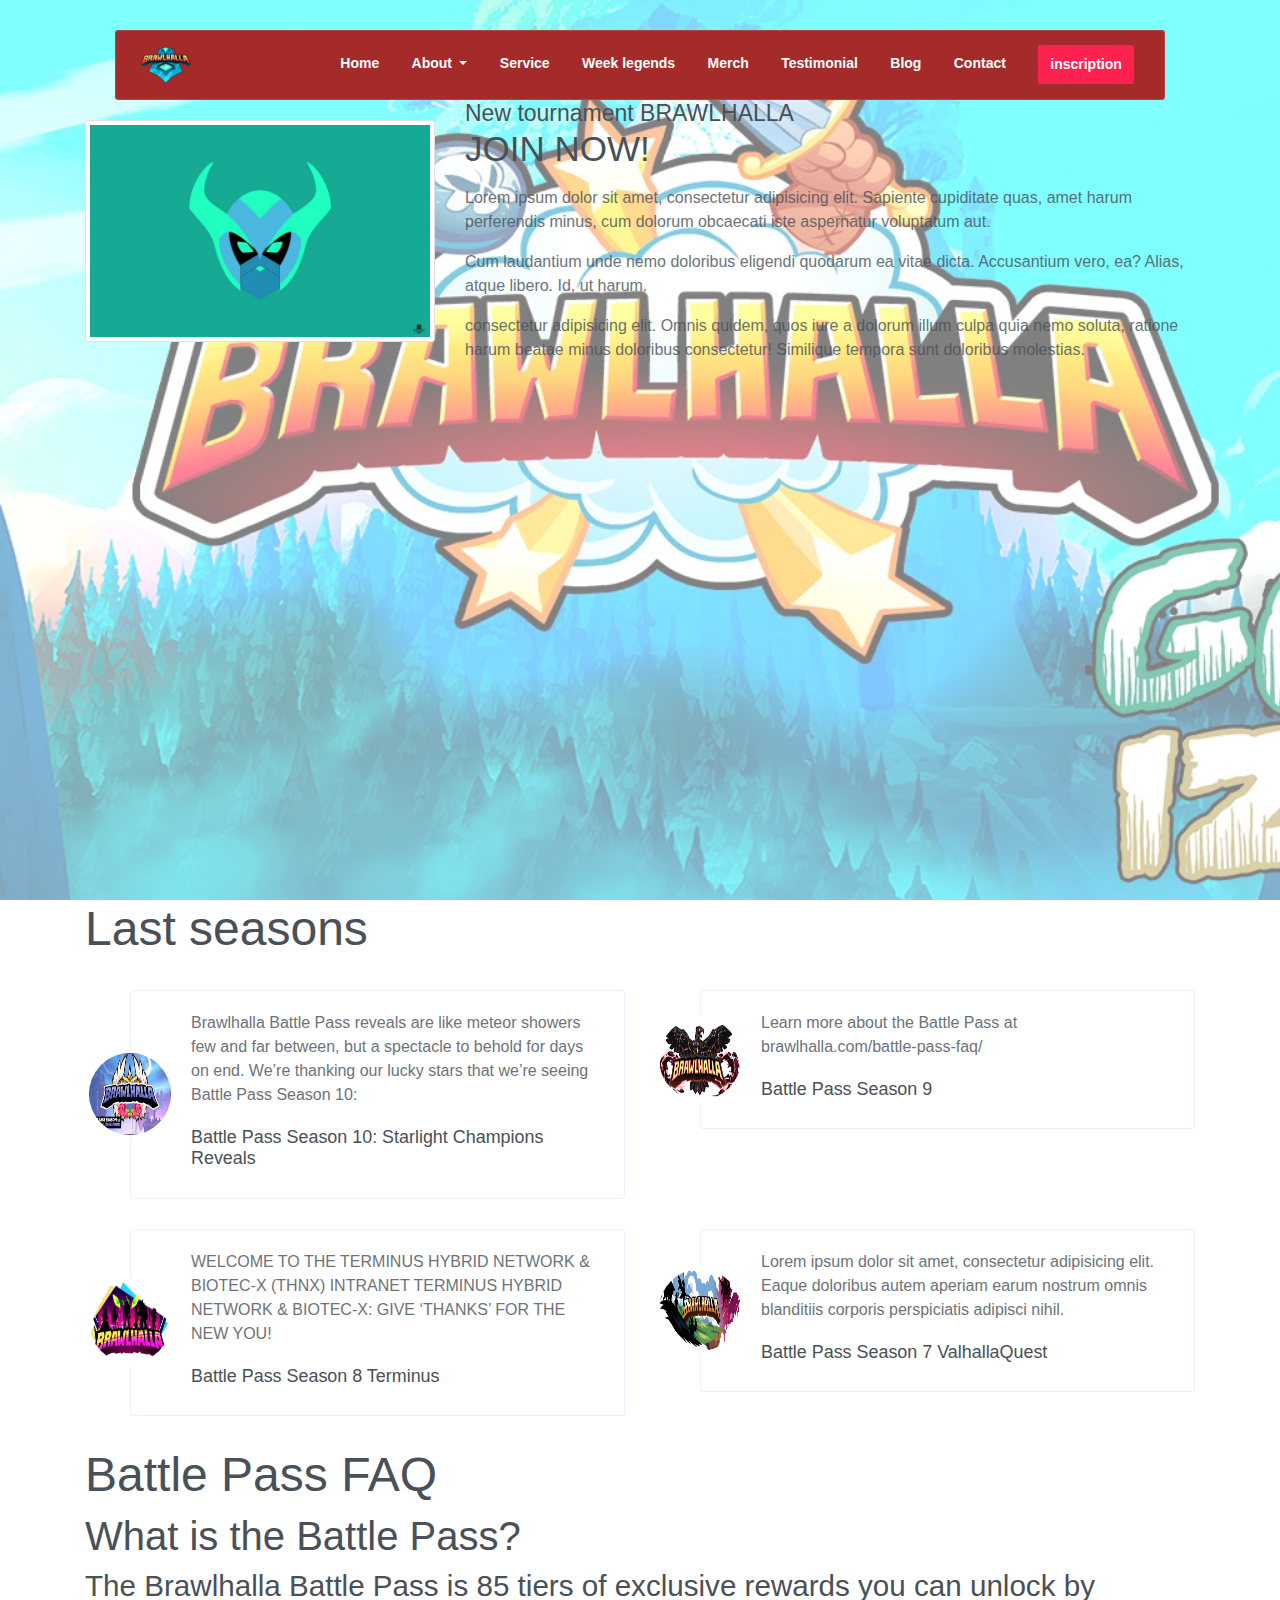
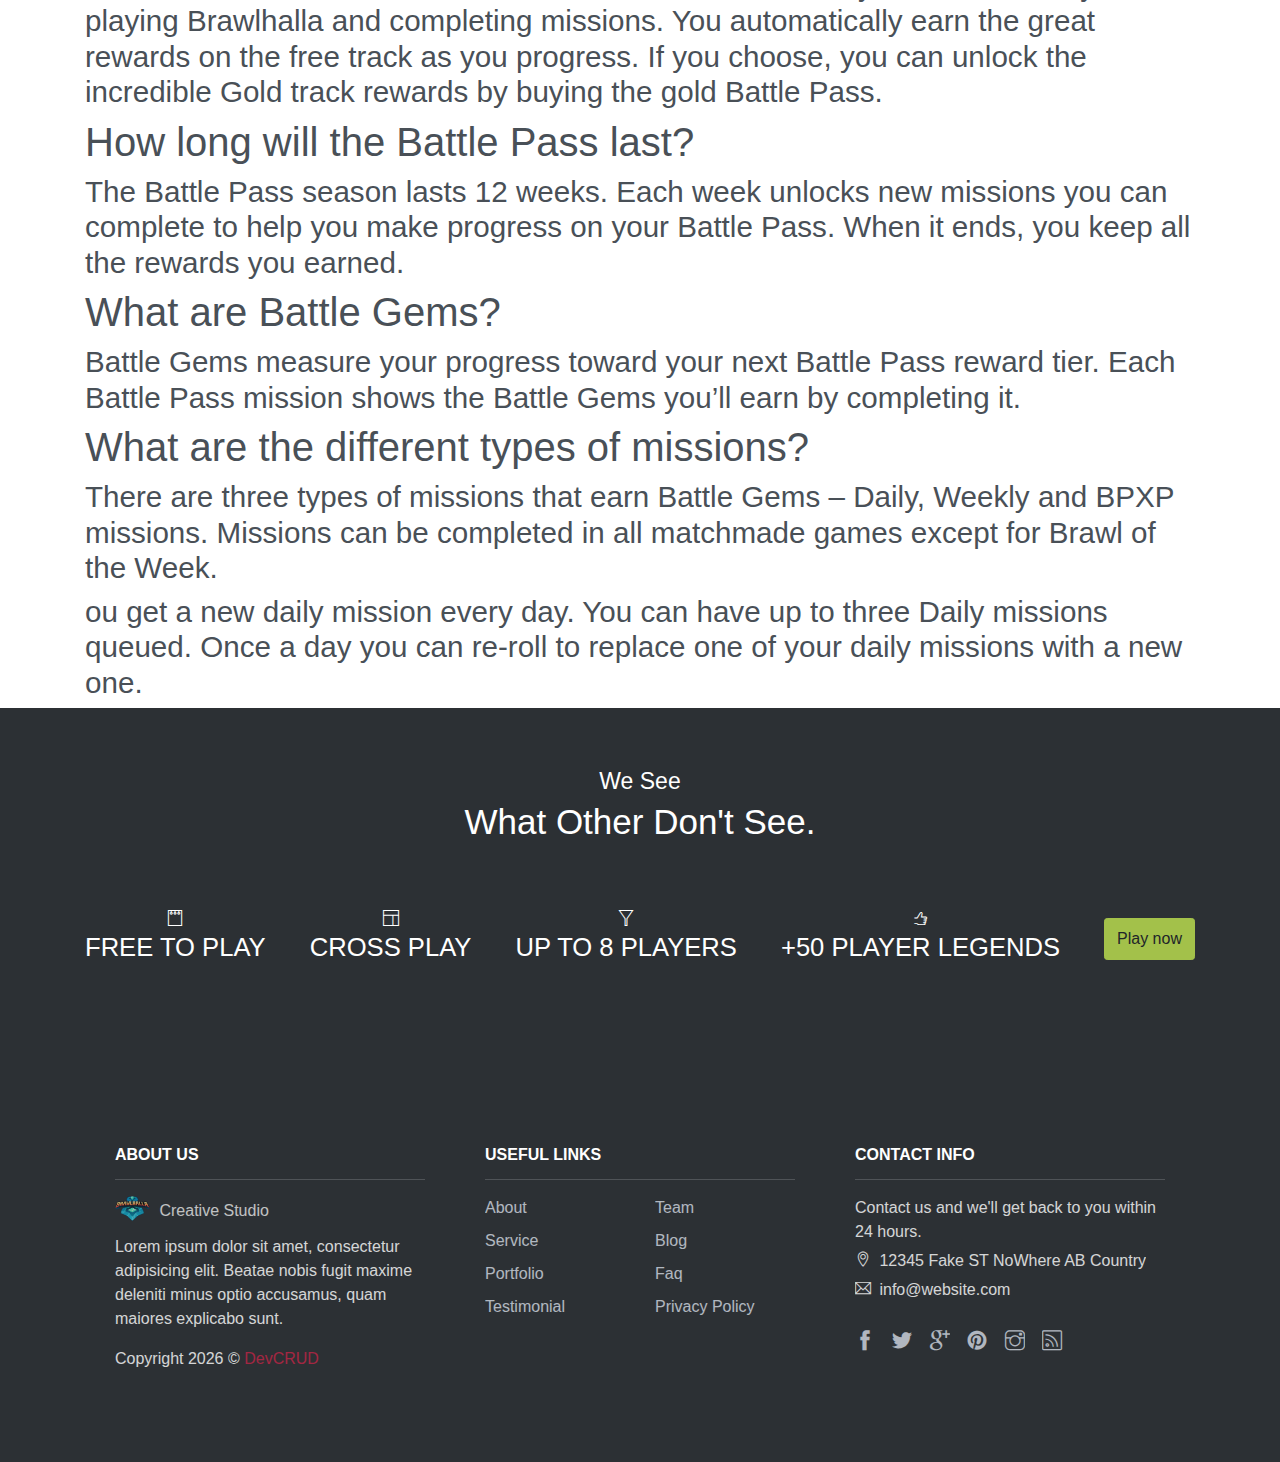
<file: public_html/pages/about.html>
<!DOCTYPE html>
<html lang="en">
<head>
    <meta charset="utf-8">
    <meta name="viewport" content="width=device-width, initial-scale=1, shrink-to-fit=no">
    <meta name="description" content="Start your development with Creative Studio landing page.">
    <meta name="author" content="Devcrud">
    <title>Creative Studio | Free Bootstrap 4.3.x template</title>

    <!-- font icons -->
    <link rel="stylesheet" href="../assets/vendors/themify-icons/css/themify-icons.css">

    <!-- Bootstrap + Creative Studio main styles -->
	<link rel="stylesheet" href="../assets/css/creative-studio.css">
</head>
<body>
     <!-- Page Navigation -->
     <nav class="navbar custom-navbar navbar-expand-lg navbar-dark" data-spy="affix" data-offset-top="20">
        <div class="container">
            <a class="navbar-brand" href="../index.html">
                <img src="../assets/imgs/logo.png" alt="Download free bootstrap 4 landing page, free boootstrap 4 templates, Download free bootstrap 4.1 landing page, free boootstrap 4.1.1 templates, Creative studio Landing page">
            </a>
            <button class="navbar-toggler" type="button" data-toggle="collapse" data-target="#navbarSupportedContent" aria-controls="navbarSupportedContent" aria-expanded="false" aria-label="Toggle navigation">
                <span></span>
            </button>

            <div class="collapse navbar-collapse" id="navbarSupportedContent">
                <ul class="navbar-nav ml-auto">
                    <li class="nav-item">
                        <a class="nav-link" href="../index.html">Home</a>
                    </li>
                    <li class="nav-item dropdown">
                        <a class="nav-link dropdown-toggle btn btn-outline-secondary" href="#" id="navbarDropdown" role="button" data-toggle="dropdown" aria-haspopup="true" aria-expanded="false" style="border: none;">
                            About
                        </a>
                        <div class="dropdown-menu" aria-labelledby="navbarDropdown">
                            <a class="dropdown-item" href="../pages/about.html#seasons">Seasons</a>
                            <a class="dropdown-item" href="../pages/about.html#about">About</a>
                            <a class="dropdown-item" href="../pages/about.html#faq">FAQ</a>
                            <a class="dropdown-item" href="../pages/about.html#stats">STATS</a>
                        </div>
                    </li>
                    <li class="nav-item">
                        <a class="nav-link" href="services.html">Service</a>
                    </li>
                    <li class="nav-item">
                        <a class="nav-link" href="portfolio.html">Week legends</a>
                    </li>
                    <li class="nav-item">
                        <a class="nav-link" href="team.html">Merch</a>
                    </li>
                    <li class="nav-item">
                        <a class="nav-link" href="testimonial.html">Testimonial</a>
                    </li>
                    <li class="nav-item">
                        <a class="nav-link" href="blog.html">Blog</a>
                    </li>
                    <li class="nav-item">
                        <a class="nav-link" href="contact.html">Contact</a>
                    </li>
                    <li class="nav-item">
                        <a class="nav-link btn btn-primary btn-sm ml-lg-3" href="inscription.html">inscription</a>
                    </li>
                </ul>
            </div>
        </div>
    </nav>
    <!-- End Of Page Navigation -->
   
    <!-- End Of Page Header -->
    <section id="about">
        <div class="container">
            <div class="row align-items-center">
                <div class="col-md-5 col-lg-4">
                    <img src="../assets/imgs/league.jpg" alt="Download free bootstrap 4 landing page, free boootstrap 4 templates, Download free bootstrap 4.1 landing page, free boootstrap 4.1.1 templates, Creative studio Landing page" class="w-100 img-thumbnail mb-3">
                </div>
                <div class="col-md-7 col-lg-8">
                    <h6 class="section-subtitle mb-0">New tournament BRAWLHALLA</h6>
                    <h6 class="section-title mb-3">JOIN NOW!</h6>
                    <p>Lorem ipsum dolor sit amet, consectetur adipisicing elit. Sapiente cupiditate quas, amet harum perferendis minus, cum dolorum obcaecati iste aspernatur voluptatum aut.</p>
                    <p>Cum laudantium unde nemo doloribus eligendi quodarum ea vitae dicta. Accusantium vero, ea? Alias, atque libero. Id, ut harum. </p>
                    <p>consectetur adipisicing elit. Omnis quidem, quos iure a dolorum illum culpa quia nemo soluta, ratione harum beatae minus doloribus consectetur! Similique tempora sunt doloribus molestias.</p>
                </div>
            </div>
             
        </div>
    </section>
    <div class="container">
        <h1>Last seasons </h1>
        <div id="seasons">
            <br>
            <div class="row">
                <div class="col-md-6">
                    <div class="testimonial-wrapper">
                        <div class="img-holder">
                            <img src="../assets/imgs/news1.png" alt="Download free bootstrap 4 landing page, free boootstrap 4 templates, Download free bootstrap 4.1 landing page, free boootstrap 4.1.1 templates, Creative studio Landing page">                     
                        </div>
                        <div class="body">
                            <p class="subtitle">Brawlhalla Battle Pass reveals are like meteor showers few and far between, but a spectacle to behold for days on end. We’re thanking our lucky stars that we’re seeing Battle Pass Season 10:</p>
                            <h6 class="title">Battle Pass Season 10: Starlight Champions Reveals</h6>
                        </div>
                    </div>
                </div>
                <div class="col-md-6">
                    <div class="testimonial-wrapper">
                        <div class="img-holder">
                            <img src="../assets/imgs/news2.png" alt="Download free bootstrap 4 landing page, free boootstrap 4 templates, Download free bootstrap 4.1 landing page, free boootstrap 4.1.1 templates, Creative studio Landing page">                     
                        </div>
                        <div class="body">
                            <p class="subtitle">Learn more about the Battle Pass at brawlhalla.com/battle-pass-faq/</p>
                            <h6 class="title">Battle Pass Season 9  </h6>
                        </div>
                    </div>
                </div>
            </div>
            <div class="row">
                <div class="col-md-6">
                    <div class="testimonial-wrapper">
                        <div class="img-holder">
                            <img src="../assets/imgs/news3.png" alt="Download free bootstrap 4 landing page, free boootstrap 4 templates, Download free bootstrap 4.1 landing page, free boootstrap 4.1.1 templates, Creative studio Landing page">                     
                        </div>
                        <div class="body">
                            <p class="subtitle">WELCOME TO THE TERMINUS HYBRID NETWORK & BIOTEC-X (THNX) INTRANET
                                TERMINUS HYBRID NETWORK & BIOTEC-X: GIVE ‘THANKS’ FOR THE NEW YOU!</p>
                            <h6 class="title">Battle Pass Season 8
                                Terminus</h6>
                        </div>
                    </div>
                </div>
                <div class="col-md-6">
                    <div class="testimonial-wrapper">
                        <div class="img-holder">
                            <img src="../assets/imgs/news4.png" alt="Download free bootstrap 4 landing page, free boootstrap 4 templates, Download free bootstrap 4.1 landing page, free boootstrap 4.1.1 templates, Creative studio Landing page">                     
                        </div>
                        <div class="body">
                            <p class="subtitle">Lorem ipsum dolor sit amet, consectetur adipisicing elit. Eaque doloribus autem aperiam earum nostrum omnis blanditiis corporis perspiciatis adipisci nihil.</p>
                            <h6 class="title">Battle Pass Season 7
                                ValhallaQuest</h6>
                        </div>
                    </div>
                </div>
            </div>
            
        </div>
    </div>
    <div class="container">
        <div id="faq">
            <h1>Battle Pass FAQ</h1>
            <h2>What is the Battle Pass?</h2>
            <h3>The Brawlhalla Battle Pass is 85 tiers of exclusive rewards you can unlock by playing Brawlhalla and completing missions. You automatically earn the great rewards on the free track as you progress. If you choose, you can unlock the incredible Gold track rewards by buying the gold Battle Pass.</h3>
            <h2>How long will the Battle Pass last?</h2>
            <h3>The Battle Pass season lasts 12 weeks. Each week unlocks new missions you can complete to help you make progress on your Battle Pass. When it ends, you keep all the rewards you earned.</h3>
                <h2>What are Battle Gems?</h2>
                <h3>Battle Gems measure your progress toward your next Battle Pass reward tier. Each Battle Pass mission shows the Battle Gems you’ll earn by completing it.</h3>
                <h2>What are the different types of missions?</h2>
                <h3>There are three types of missions that earn Battle Gems – Daily, Weekly and BPXP missions. Missions can be completed in all matchmade games except for Brawl of the Week.</h3>
            <h3>ou get a new daily mission every day. You can have up to three Daily missions queued. Once a day you can re-roll to replace one of your daily missions with a new one.</h3>
        </div>
    </div>
<!-- About Section with bg -->
<section class="has-bg-img py-md" id="stats">
    <div class="container text-center">
        <h6 class="section-subtitle">We See</h6>
        <h6 class="section-title mb-6">What Other Don't See.</h6>
        <div class="widget mb-4">
            <div class="">
                <i class="ti-notepad"></i>
                <h4>FREE TO PLAY</h4>
            </div>
            <div class="">
                <i class="ti-layout"></i>
                <h4>CROSS PLAY</h4>
            </div>
            <div class="">
                <i class="ti-filter"></i>
                <h4>UP TO 8 PLAYERS</h4>
            </div>
            <div class="">
                <i class="ti-thumb-up"></i>
                <h4>+50 PLAYER LEGENDS</h4>
            </div>
            <div><button type="button" class="btn btn-success">Play now</button></div>
        </div>
    </div>
</section>
<!-- End Of About Sectoin -->
<section class="has-bg-img py-0">
    <div class="container">
        <div class="footer">
            <div class="footer-lists">
                <ul class="list">
                    <li class="list-head">
                        <h6 class="font-weight-bold">ABOUT US</h6>
                    </li>
                    <li class="list-body">
                        <a href="#" class="logo">
                            <img src="../assets/imgs/logo.png" alt="Download free bootstrap 4 landing page, free boootstrap 4 templates, Download free bootstrap 4.1 landing page, free boootstrap 4.1.1 templates, Creative studio Landing page">
                            <h6>Creative Studio</h6>
                        </a>
                        <p>Lorem ipsum dolor sit amet, consectetur adipisicing elit. Beatae nobis fugit maxime deleniti minus optio accusamus, quam maiores explicabo sunt.</p> 
                        <p class="mt-3">
                            Copyright <script>document.write(new Date().getFullYear())</script> &copy; <a class="d-inline text-primary" href="http://www.devcrud.com">DevCRUD</a>
                        </p>                   
                    </li>
                </ul>
                <ul class="list">
                    <li class="list-head">
                        <h6 class="font-weight-bold">USEFUL LINKS</h6>
                    </li>
                    <li class="list-body">
                        <div class="row">
                            <div class="col">
                                <a href="#about">About</a>
                                <a href="#service">Service</a>
                                <a href="#portfolio">Portfolio</a>
                                <a href="#testmonail">Testimonial</a>
                            </div>
                            <div class="col">
                                <a href="#team">Team</a>
                                <a href="#blog">Blog</a>
                                <a href="#">Faq</a>
                                <a href="#">Privacy Policy</a>                  
                            </div>
                        </div>
                    </li>
                </ul>
                <ul class="list">
                    <li class="list-head">
                        <h6 class="font-weight-bold">CONTACT INFO</h6>
                    </li>
                    <li class="list-body">
                        <p>Contact us and we'll get back to you within 24 hours.</p>
                        <p><i class="ti-location-pin"></i> 12345 Fake ST NoWhere AB Country</p>
                        <p><i class="ti-email"></i>  info@website.com</p>
                        <div class="social-links">
                            <a href="javascript:void(0)" class="link"><i class="ti-facebook"></i></a>
                            <a href="javascript:void(0)" class="link"><i class="ti-twitter-alt"></i></a>
                            <a href="javascript:void(0)" class="link"><i class="ti-google"></i></a>
                            <a href="javascript:void(0)" class="link"><i class="ti-pinterest-alt"></i></a>
                            <a href="javascript:void(0)" class="link"><i class="ti-instagram"></i></a>
                            <a href="javascript:void(0)" class="link"><i class="ti-rss"></i></a>
                        </div>
                    </li>
                </ul>
            </div>
        </div>    
    </div>
</section>

<!-- core  -->
<script src="../assets/vendors/jquery/jquery-3.4.1.js"></script>
<script src="../assets/vendors/bootstrap/bootstrap.bundle.js"></script>

<!-- bootstrap affix -->
<script src="../assets/vendors/bootstrap/bootstrap.affix.js"></script>

<!-- Creative Studio js -->
<script src="../assets/js/creative-studio.js"></script>
</body>
</html>
</file>
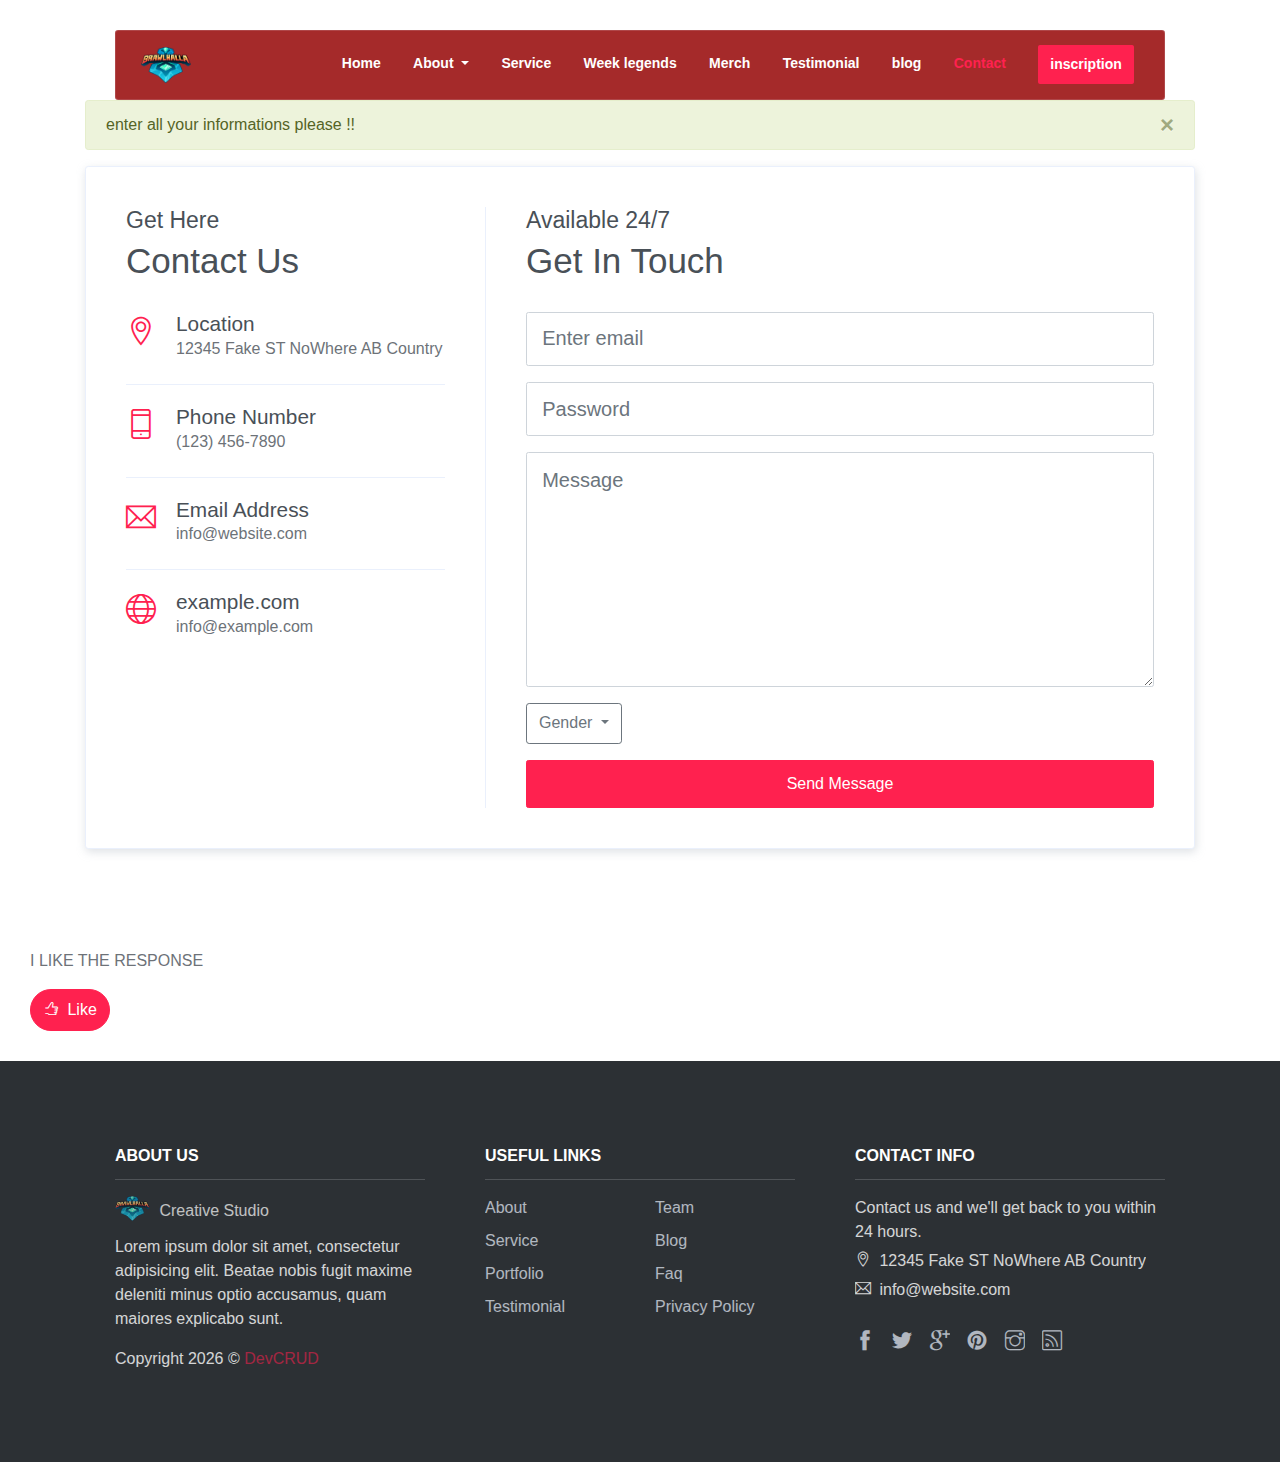
<file: public_html/pages/contact.html>
<!DOCTYPE html>
<html lang="en">
<head>
    <meta charset="utf-8">
    <meta name="viewport" content="width=device-width, initial-scale=1, shrink-to-fit=no">
    <meta name="description" content="Start your development with Creative Studio landing page.">
    <meta name="author" content="Devcrud">
    <title>Creative Studio | Free Bootstrap 4.3.x template</title>

    <!-- font icons -->
    <link rel="stylesheet" href="../assets/vendors/themify-icons/css/themify-icons.css">

    <!-- Bootstrap + Creative Studio main styles -->
	<link rel="stylesheet" href="../assets/css/creative-studio.css">
</head>
<body>
     <!-- Page Navigation -->
     <nav class="navbar custom-navbar navbar-expand-lg navbar-dark" data-spy="affix" data-offset-top="20">
        <div class="container">
            <a class="navbar-brand" href="../index.html">
                <img src="../assets/imgs/logo.png" alt="Download free bootstrap 4 landing page, free boootstrap 4 templates, Download free bootstrap 4.1 landing page, free boootstrap 4.1.1 templates, Creative studio Landing page">
            </a>
            <button class="navbar-toggler" type="button" data-toggle="collapse" data-target="#navbarSupportedContent" aria-controls="navbarSupportedContent" aria-expanded="false" aria-label="Toggle navigation">
                <span></span>
            </button>

            <div class="collapse navbar-collapse" id="navbarSupportedContent">
                <ul class="navbar-nav ml-auto">
                    <li class="nav-item">
                        <a class="nav-link" href="../index.html">Home</a>
                    </li>
                    <li class="nav-item dropdown">
                        <a class="nav-link dropdown-toggle btn btn-outline-secondary" href="#" id="navbarDropdown" role="button" data-toggle="dropdown" aria-haspopup="true" aria-expanded="false" style="border: none;">
                            About
                        </a>
                        <div class="dropdown-menu" aria-labelledby="navbarDropdown">
                            <a class="dropdown-item" href="../pages/about.html#seasons">Seasons</a>
                            <a class="dropdown-item" href="../pages/about.html#about">About</a>
                            <a class="dropdown-item" href="../pages/about.html#faq">FAQ</a>
                            <a class="dropdown-item" href="../pages/about.html#stats">STATS</a>
                        </div>
                    </li>
                    <li class="nav-item">
                        <a class="nav-link" href="services.html">Service</a>
                    </li>
                    <li class="nav-item">
                        <a class="nav-link" href="portfolio.html">Week legends</a>
                    </li>
                    <li class="nav-item">
                        <a class="nav-link" href="team.html">Merch</a>
                    </li>
                    <li class="nav-item">
                        <a class="nav-link" href="testimonial.html">Testimonial</a>
                    </li>
                    <li class="nav-item">
                        <a class="nav-link " href="blog.html ">blog</a>
                    </li>
                    <li class="nav-item">
                        <a class="nav-link active" href="contact.html">Contact</a>
                    </li>
                    <li class="nav-item">
                        <a class="nav-link btn btn-primary btn-sm ml-lg-3" href="inscription.html">inscription</a>
                    </li>
                </ul>
            </div>
        </div>
    </nav>
    <!-- End Of Page Navigation -->
     
    <section id="contact">
        <div class="container">
            <div class="alert alert-success alert-dismissible fade show" role="alert">
               enter all your informations please !!
                <button type="button" class="close" data-dismiss="alert" aria-label="Close">
                   <span aria-hidden="true">&times;</span>
                </button>
             </div>
            <div class="contact-card">
                
                <div class="infos">
                    <h6 class="section-subtitle">Get Here</h6>
                    <h6 class="section-title mb-4">Contact Us</h6>

                    <div class="item">
                        <i class="ti-location-pin"></i>
                        <div class="">
                            <h5>Location</h5>
                            <p> 12345 Fake ST NoWhere AB Country</p>
                        </div>                          
                    </div>
                    <div class="item">
                        <i class="ti-mobile"></i>
                        <div>
                            <h5>Phone Number</h5>
                            <p>(123) 456-7890</p>
                        </div>                          
                    </div>
                    <div class="item">
                        <i class="ti-email"></i>
                        <div class="mb-0">
                            <h5>Email Address</h5>
                            <p>info@website.com</p>
                        </div>
                    </div>
                    <div class="item">
                        <i class="ti-world"></i>
                        <div class="mb-0">
                            <h5>example.com</h5>
                            <p>info@example.com</p>
                        </div>
                    </div>
                </div>
                
                <div class="form">
                    <h6 class="section-subtitle">Available 24/7</h6>
                    <h6 class="section-title mb-4">Get In Touch</h6>
                    <form>
                        <div class="form-group">
                            <input type="email" class="form-control form-control-lg" id="exampleInputEmail1" aria-describedby="emailHelp" placeholder="Enter email" required>
                        </div>
                        <div class="form-group">
                            <input type="password" class="form-control form-control-lg" id="exampleInputPassword1" placeholder="Password" required>
                        </div>
                        <div class="form-group">
                            <textarea name="contact-message" id="" cols="30" rows="7" class="form-control form-control-lg" placeholder="Message"></textarea>
                        </div>
                        <div class="btn-group">
                            <button type="button" class="btn btn-outline-secondary dropdown-toggle" data-toggle="dropdown" aria-haspopup="true" aria-expanded="false">
                               Gender
                            </button>
                            <div class="dropdown-menu">
                               <a class="dropdown-item" href="#">Male</a>
                               <a class="dropdown-item" href="#">Female</a>
                               
                               <!-- <div class="dropdown-divider"></div>
                               <a class="dropdown-item" href="#">Separated link</a> -->
                            </div>
                         </div>
                        <button type="submit" class="btn btn-primary btn-block btn-lg mt-3">Send Message</button>
                    </form>
                    
                </div>
                
            </div>
            
        </div> 
    </section>
    <div class="likebutton"><p>I LIKE THE RESPONSE</p><button class="btn btn-primary rounded"><i class="ti-thumb-up pr-1"></i> Like</button></div>
    <section class="has-bg-img py-0">
        <div class="container">
            <div class="footer">
                <div class="footer-lists">
                    <ul class="list">
                        <li class="list-head">
                            <h6 class="font-weight-bold">ABOUT US</h6>
                        </li>
                        <li class="list-body">
                            <a href="#" class="logo">
                                <img src="../assets/imgs/logo.png" alt="Download free bootstrap 4 landing page, free boootstrap 4 templates, Download free bootstrap 4.1 landing page, free boootstrap 4.1.1 templates, Creative studio Landing page">
                                <h6>Creative Studio</h6>
                            </a>
                            <p>Lorem ipsum dolor sit amet, consectetur adipisicing elit. Beatae nobis fugit maxime deleniti minus optio accusamus, quam maiores explicabo sunt.</p> 
                            <p class="mt-3">
                                Copyright <script>document.write(new Date().getFullYear())</script> &copy; <a class="d-inline text-primary" href="http://www.devcrud.com">DevCRUD</a>
                            </p>                   
                        </li>
                    </ul>
                    <ul class="list">
                        <li class="list-head">
                            <h6 class="font-weight-bold">USEFUL LINKS</h6>
                        </li>
                        <li class="list-body">
                            <div class="row">
                                <div class="col">
                                    <a href="#about">About</a>
                                    <a href="#service">Service</a>
                                    <a href="#portfolio">Portfolio</a>
                                    <a href="#testmonail">Testimonial</a>
                                </div>
                                <div class="col">
                                    <a href="#team">Team</a>
                                    <a href="#blog">Blog</a>
                                    <a href="#">Faq</a>
                                    <a href="#">Privacy Policy</a>                  
                                </div>
                            </div>
                        </li>
                    </ul>
                    <ul class="list">
                        <li class="list-head">
                            <h6 class="font-weight-bold">CONTACT INFO</h6>
                        </li>
                        <li class="list-body">
                            <p>Contact us and we'll get back to you within 24 hours.</p>
                            <p><i class="ti-location-pin"></i> 12345 Fake ST NoWhere AB Country</p>
                            <p><i class="ti-email"></i>  info@website.com</p>
                            <div class="social-links">
                                <a href="javascript:void(0)" class="link"><i class="ti-facebook"></i></a>
                                <a href="javascript:void(0)" class="link"><i class="ti-twitter-alt"></i></a>
                                <a href="javascript:void(0)" class="link"><i class="ti-google"></i></a>
                                <a href="javascript:void(0)" class="link"><i class="ti-pinterest-alt"></i></a>
                                <a href="javascript:void(0)" class="link"><i class="ti-instagram"></i></a>
                                <a href="javascript:void(0)" class="link"><i class="ti-rss"></i></a>
                            </div>
                        </li>
                    </ul>
                </div>
            </div>    
        </div>
    </section>

    <!-- core  -->
    <script src="../assets/vendors/jquery/jquery-3.4.1.js"></script>
    <script src="../assets/vendors/bootstrap/bootstrap.bundle.js"></script>

    <!-- bootstrap affix -->
    <script src="../assets/vendors/bootstrap/bootstrap.affix.js"></script>

    <!-- Creative Studio js -->
    <script src="../assets/js/creative-studio.js"></script>
</body>
</html>
</file>
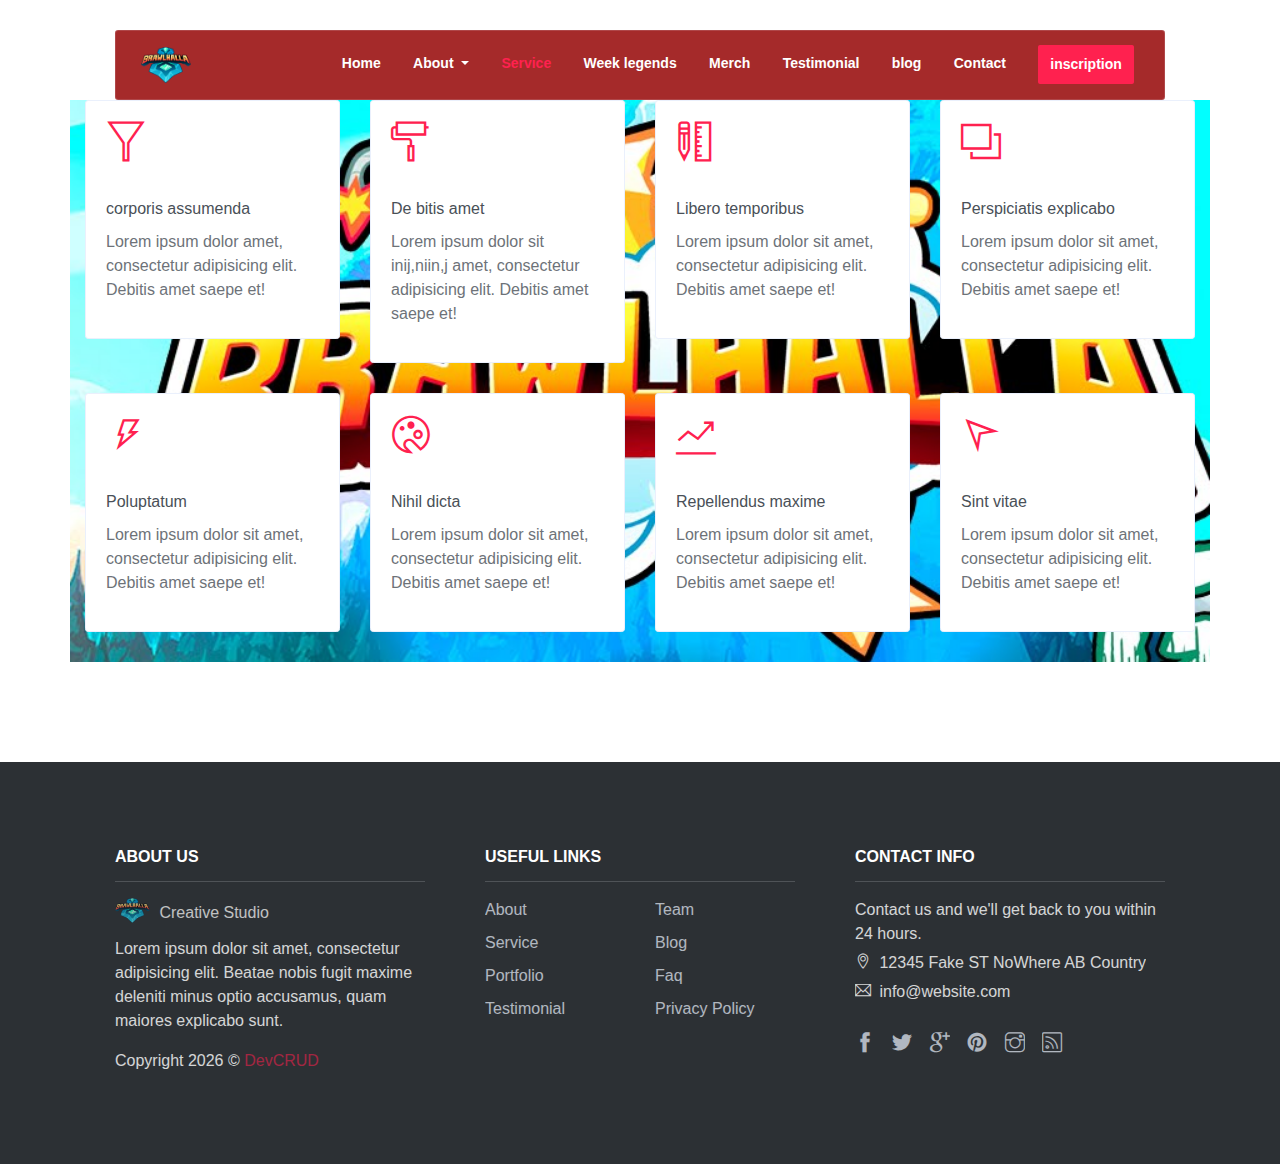
<file: public_html/pages/services.html>
<!DOCTYPE html>
<html lang="en">
<head>
    <meta charset="utf-8">
    <meta name="viewport" content="width=device-width, initial-scale=1, shrink-to-fit=no">
    <meta name="description" content="Start your development with Creative Studio landing page.">
    <meta name="author" content="Devcrud">
    <title>Creative Studio | Free Bootstrap 4.3.x template</title>

    <!-- font icons -->
    <link rel="stylesheet" href="../assets/vendors/themify-icons/css/themify-icons.css">

    <!-- Bootstrap + Creative Studio main styles -->
	<link rel="stylesheet" href="../assets/css/creative-studio.css">
</head>
<body>
     <!-- Page Navigation -->
     <nav class="navbar custom-navbar navbar-expand-lg navbar-dark" data-spy="affix" data-offset-top="20">
        <div class="container">
            <a class="navbar-brand" href="../index.html">
                <img src="../assets/imgs/logo.png" alt="Download free bootstrap 4 landing page, free boootstrap 4 templates, Download free bootstrap 4.1 landing page, free boootstrap 4.1.1 templates, Creative studio Landing page">
            </a>
            <button class="navbar-toggler" type="button" data-toggle="collapse" data-target="#navbarSupportedContent" aria-controls="navbarSupportedContent" aria-expanded="false" aria-label="Toggle navigation">
                <span></span>
            </button>

            <div class="collapse navbar-collapse" id="navbarSupportedContent">
                <ul class="navbar-nav ml-auto">
                    <li class="nav-item">
                        <a class="nav-link" href="../index.html">Home</a>
                    </li>
                    <li class="nav-item dropdown">
                        <a class="nav-link dropdown-toggle btn btn-outline-secondary" href="#" id="navbarDropdown" role="button" data-toggle="dropdown" aria-haspopup="true" aria-expanded="false" style="border: none;">
                            About
                        </a>
                        <div class="dropdown-menu" aria-labelledby="navbarDropdown">
                            <a class="dropdown-item" href="../pages/about.html#seasons">Seasons</a>
                            <a class="dropdown-item" href="../pages/about.html#about">About</a>
                            <a class="dropdown-item" href="../pages/about.html#faq">FAQ</a>
                            <a class="dropdown-item" href="../pages/about.html#stats">STATS</a>
                        </div>
                    </li>
                    <li class="nav-item">
                        <a class="nav-link active" href="services.html">Service</a>
                    </li>
                    <li class="nav-item">
                        <a class="nav-link" href="portfolio.html">Week legends</a>
                    </li>
                    <li class="nav-item">
                        <a class="nav-link" href="team.html">Merch</a>
                    </li>
                    <li class="nav-item">
                        <a class="nav-link" href="testimonial.html">Testimonial</a>
                    </li>
                    <li class="nav-item">
                        <a class="nav-link " href="blog.html ">blog</a>
                    </li>
                    <li class="nav-item">
                        <a class="nav-link" href="contact.html">Contact</a>
                    </li>
                    <li class="nav-item">
                        <a class="nav-link btn btn-primary btn-sm ml-lg-3" href="inscription.html">inscription</a>
                    </li>
                </ul>
            </div>
        </div>
    </nav>
    <!-- End Of Page Navigation -->
    <section id="service">
        <div class="container">
         
            <div class="row">
                <div class="col-sm-4 col-md-3">
                    <div class="card mb-4">
                        <div class="card-body">
                            <h2 class="mb-4"><i class="ti-filter text-primary"></i></h2>
                            <h6 class="card-title">corporis assumenda</h6>
                            <p>Lorem ipsum dolor  amet, consectetur adipisicing elit. Debitis amet saepe et!</p>
                        </div>
                    </div>
                </div>
                <div class="col-sm-4 col-md-3">
                    <div class="card mb-4">
                        <div class="card-body">
                            <h2 class="mb-4"><i class="ti-paint-roller text-primary"></i></h2>
                            <h6 class="card-title">De bitis amet</h6>
                            <p>Lorem ipsum dolor sit inij,niin,j amet, consectetur adipisicing elit. Debitis amet saepe et!</p>
                        </div>
                    </div>
                </div>
                <div class="col-sm-4 col-md-3">
                    <div class="card mb-4">
                        <div class="card-body">
                            <h2 class="mb-4"><i class="ti-ruler-pencil text-primary"></i></h2>
                            <h6 class="card-title">Libero temporibus</h6>
                            <p>Lorem ipsum dolor sit amet, consectetur adipisicing elit. Debitis amet saepe et!</p>
                        </div>
                    </div>
                </div>
                <div class="col-sm-4 col-md-3">
                    <div class="card mb-4">
                        <div class="card-body">
                            <h2 class="mb-4"><i class="ti-layers text-primary"></i></h2>
                            <h6 class="card-title">Perspiciatis explicabo</h6>
                            <p>Lorem ipsum dolor sit amet, consectetur adipisicing elit. Debitis amet saepe et!</p>
                        </div>
                    </div>
                </div>
                <div class="col-sm-4 col-md-3">
                    <div class="card mb-4">
                        <div class="card-body">
                            <h2 class="mb-4"><i class="ti-bolt text-primary"></i></h2>
                            <h6 class="card-title">Poluptatum</h6>
                            <p>Lorem ipsum dolor sit amet, consectetur adipisicing elit. Debitis amet saepe et!</p>
                        </div>
                    </div>
                </div>
                <div class="col-sm-4 col-md-3">
                    <div class="card mb-4">
                        <div class="card-body">
                            <h2 class="mb-4"><i class="ti-palette text-primary"></i></h2>
                            <h6 class="card-title">Nihil dicta</h6>
                            <p>Lorem ipsum dolor sit amet, consectetur adipisicing elit. Debitis amet saepe et!</p>
                        </div>
                    </div>
                </div>
                <div class="col-sm-4 col-md-3">
                    <div class="card mb-4">
                        <div class="card-body">
                            <h2 class="mb-4"><i class="ti-stats-up text-primary"></i></h2>
                            <h6 class="card-title">Repellendus maxime</h6>
                            <p>Lorem ipsum dolor sit amet, consectetur adipisicing elit. Debitis amet saepe et!</p>
                        </div>
                    </div>
                </div>
                <div class="col-sm-4 col-md-3">
                    <div class="card mb-4">
                        <div class="card-body">
                            <h2 class="mb-4"><i class="ti-location-arrow text-primary"></i></h2>
                            <h6 class="card-title">Sint vitae</h6>
                            <p>Lorem ipsum dolor sit amet, consectetur adipisicing elit. Debitis amet saepe et!</p>
                        </div>
                    </div>
                </div>

            </div>  
        </div>
    </section>
    <section class="has-bg-img py-0">
        <div class="container">
            <div class="footer">
                <div class="footer-lists">
                    <ul class="list">
                        <li class="list-head">
                            <h6 class="font-weight-bold">ABOUT US</h6>
                        </li>
                        <li class="list-body">
                            <a href="#" class="logo">
                                <img src="../assets/imgs/logo.png" alt="Download free bootstrap 4 landing page, free boootstrap 4 templates, Download free bootstrap 4.1 landing page, free boootstrap 4.1.1 templates, Creative studio Landing page">
                                <h6>Creative Studio</h6>
                            </a>
                            <p>Lorem ipsum dolor sit amet, consectetur adipisicing elit. Beatae nobis fugit maxime deleniti minus optio accusamus, quam maiores explicabo sunt.</p> 
                            <p class="mt-3">
                                Copyright <script>document.write(new Date().getFullYear())</script> &copy; <a class="d-inline text-primary" href="http://www.devcrud.com">DevCRUD</a>
                            </p>                   
                        </li>
                    </ul>
                    <ul class="list">
                        <li class="list-head">
                            <h6 class="font-weight-bold">USEFUL LINKS</h6>
                        </li>
                        <li class="list-body">
                            <div class="row">
                                <div class="col">
                                    <a href="#about">About</a>
                                    <a href="#service">Service</a>
                                    <a href="#portfolio">Portfolio</a>
                                    <a href="#testmonail">Testimonial</a>
                                </div>
                                <div class="col">
                                    <a href="#team">Team</a>
                                    <a href="#blog">Blog</a>
                                    <a href="#">Faq</a>
                                    <a href="#">Privacy Policy</a>                  
                                </div>
                            </div>
                        </li>
                    </ul>
                    <ul class="list">
                        <li class="list-head">
                            <h6 class="font-weight-bold">CONTACT INFO</h6>
                        </li>
                        <li class="list-body">
                            <p>Contact us and we'll get back to you within 24 hours.</p>
                            <p><i class="ti-location-pin"></i> 12345 Fake ST NoWhere AB Country</p>
                            <p><i class="ti-email"></i>  info@website.com</p>
                            <div class="social-links">
                                <a href="javascript:void(0)" class="link"><i class="ti-facebook"></i></a>
                                <a href="javascript:void(0)" class="link"><i class="ti-twitter-alt"></i></a>
                                <a href="javascript:void(0)" class="link"><i class="ti-google"></i></a>
                                <a href="javascript:void(0)" class="link"><i class="ti-pinterest-alt"></i></a>
                                <a href="javascript:void(0)" class="link"><i class="ti-instagram"></i></a>
                                <a href="javascript:void(0)" class="link"><i class="ti-rss"></i></a>
                            </div>
                        </li>
                    </ul>
                </div>
            </div>    
        </div>
    </section>

    <!-- core  -->
    <script src="../assets/vendors/jquery/jquery-3.4.1.js"></script>
    <script src="../assets/vendors/bootstrap/bootstrap.bundle.js"></script>

    <!-- bootstrap affix -->
    <script src="../assets/vendors/bootstrap/bootstrap.affix.js"></script>

    <!-- Creative Studio js -->
    <script src="../assets/js/creative-studio.js"></script>
</body>
</html>
</file>
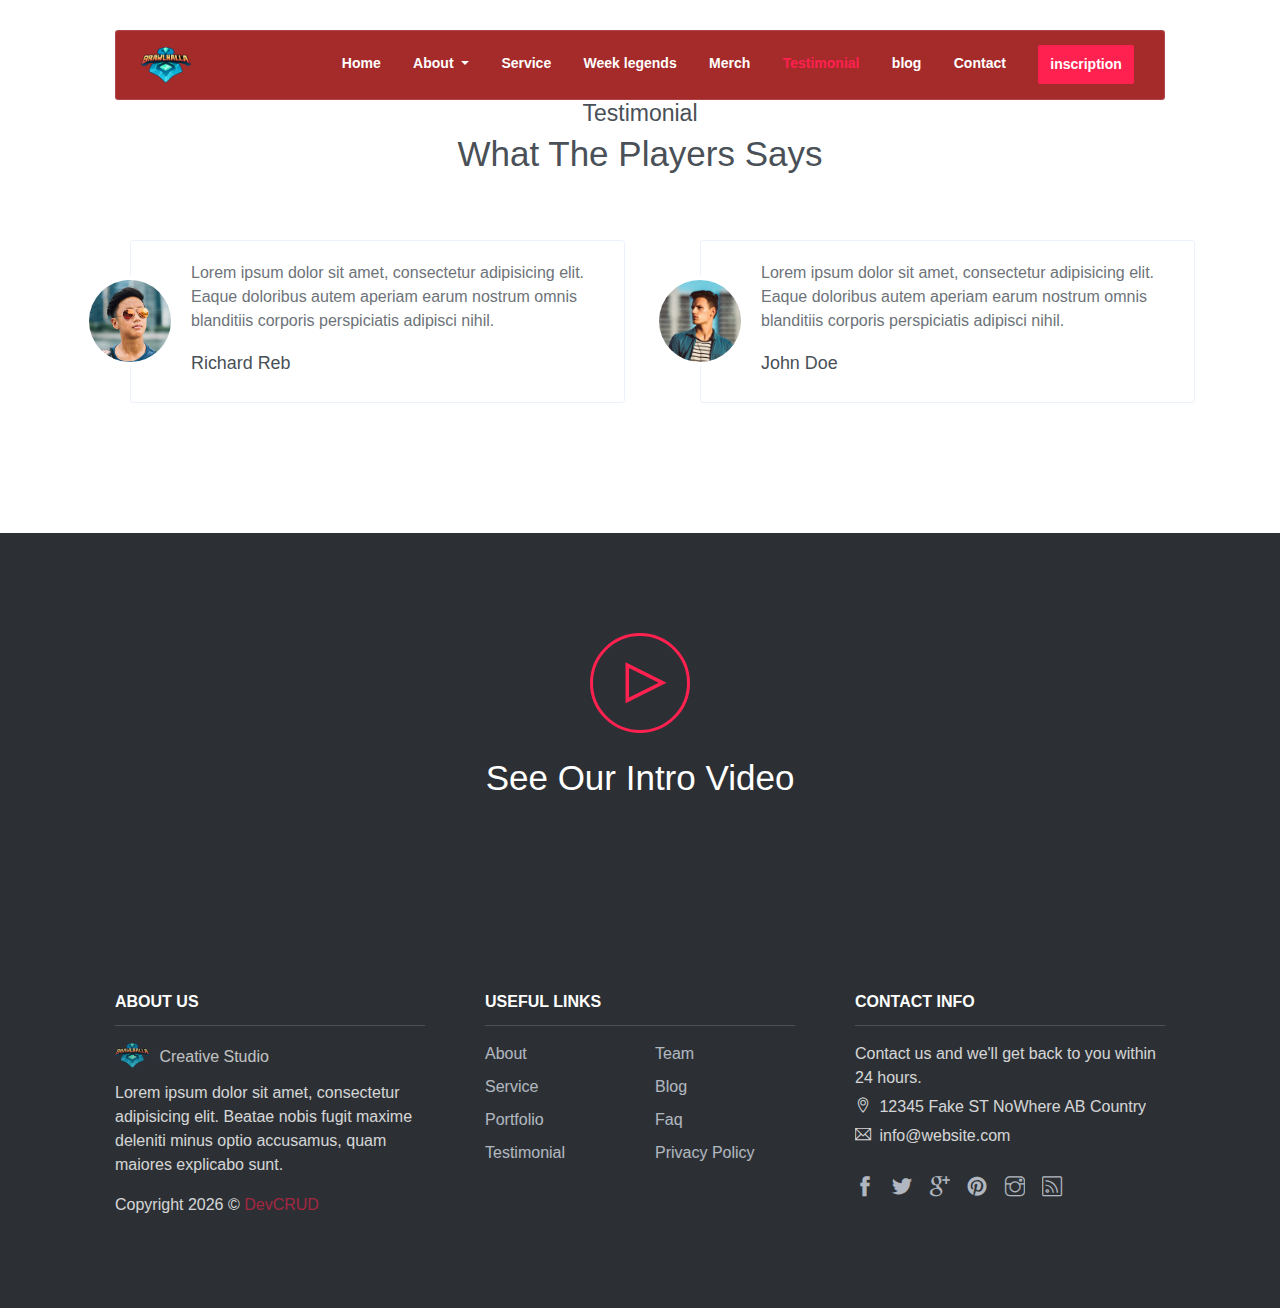
<file: public_html/pages/testimonial.html>
<!DOCTYPE html>
<html lang="en">
<head>
    <meta charset="utf-8">
    <meta name="viewport" content="width=device-width, initial-scale=1, shrink-to-fit=no">
    <meta name="description" content="Start your development with Creative Studio landing page.">
    <meta name="author" content="Devcrud">
    <title>Creative Studio | Free Bootstrap 4.3.x template</title>

    <!-- font icons -->
    <link rel="stylesheet" href="../assets/vendors/themify-icons/css/themify-icons.css">

    <!-- Bootstrap + Creative Studio main styles -->
	<link rel="stylesheet" href="../assets/css/creative-studio.css">
</head>
<body>
    <nav class="navbar custom-navbar navbar-expand-lg navbar-dark" data-spy="affix" data-offset-top="20">
        <div class="container">
            <a class="navbar-brand" href="../index.html">
                <img src="../assets/imgs/logo.png" alt="Download free bootstrap 4 landing page, free boootstrap 4 templates, Download free bootstrap 4.1 landing page, free boootstrap 4.1.1 templates, Creative studio Landing page">
            </a>
            <button class="navbar-toggler" type="button" data-toggle="collapse" data-target="#navbarSupportedContent" aria-controls="navbarSupportedContent" aria-expanded="false" aria-label="Toggle navigation">
                <span></span>
            </button>

            <div class="collapse navbar-collapse" id="navbarSupportedContent">
                <ul class="navbar-nav ml-auto">
                    <li class="nav-item">
                        <a class="nav-link" href="../index.html">Home</a>
                    </li>
                    <li class="nav-item dropdown">
                        <a class="nav-link dropdown-toggle btn btn-outline-secondary" href="#" id="navbarDropdown" role="button" data-toggle="dropdown" aria-haspopup="true" aria-expanded="false" style="border: none;">
                            About
                        </a>
                        <div class="dropdown-menu" aria-labelledby="navbarDropdown">
                            <a class="dropdown-item" href="../pages/about.html#seasons">Seasons</a>
                            <a class="dropdown-item" href="../pages/about.html#about">About</a>
                            <a class="dropdown-item" href="../pages/about.html#faq">FAQ</a>
                            <a class="dropdown-item" href="../pages/about.html#stats">STATS</a>
                        </div>
                    </li>
                    <li class="nav-item">
                        <a class="nav-link" href="services.html">Service</a>
                    </li>
                    <li class="nav-item">
                        <a class="nav-link" href="portfolio.html">Week legends</a>
                    </li>
                    <li class="nav-item">
                        <a class="nav-link" href="team.html">Merch</a>
                    </li>
                    <li class="nav-item">
                        <a class="nav-link active" href="testimonial.html">Testimonial</a>
                    </li>
                    <li class="nav-item">
                        <a class="nav-link " href="blog.html ">blog</a>
                    </li>
                    <li class="nav-item">
                        <a class="nav-link" href="contact.html">Contact</a>
                    </li>
                    <li class="nav-item">
                        <a class="nav-link btn btn-primary btn-sm ml-lg-3" href="inscription.html">inscription</a>
                    </li>
                </ul>
            </div>
        </div>
    </nav>
    <!-- End Of Page Navigation -->
    <section id="testimonial">
        <div class="container">
            <h6 class="section-subtitle text-center">Testimonial</h6>
            <h6 class="section-title text-center mb-6">What The Players Says</h6>
            <div class="row">
                <div class="col-md-6">
                    <div class="testimonial-wrapper">
                        <div class="img-holder">
                            <img src="../assets/imgs/avatar-5.jpg" alt="Download free bootstrap 4 landing page, free boootstrap 4 templates, Download free bootstrap 4.1 landing page, free boootstrap 4.1.1 templates, Creative studio Landing page">                     
                        </div>
                        <div class="body">
                            <p class="subtitle" id="sub1">Lorem ipsum dolor sit amet, consectetur adipisicing elit.  Eaque doloribus autem aperiam earum nostrum omnis blanditiis corporis perspiciatis adipisci nihil.</p>
                            

                            <h6 class="title">Richard Reb</h6>
                        </div>
                    </div>
                </div>
                <div class="col-md-6">
                    <div class="testimonial-wrapper">
                        <div class="img-holder">
                            <img src="../assets/imgs/avatar-6.jpg" alt="Download free bootstrap 4 landing page, free boootstrap 4 templates, Download free bootstrap 4.1 landing page, free boootstrap 4.1.1 templates, Creative studio Landing page">                     
                        </div>
                        <div class="body">
                            <p class="subtitle">Lorem ipsum dolor sit amet, consectetur adipisicing elit. Eaque doloribus autem aperiam earum nostrum omnis blanditiis corporis perspiciatis adipisci nihil.</p>
                            <h6 class="title">John Doe</h6>
                        </div>
                    </div>
                </div>
            </div>
        </div>
    </section>
    <!-- Video Section -->
    <section class="has-bg-img py-lg">
        <div class="container text-center">

            <!-- Button trigger modal -->
            <button type="button" class="btn btn-outline-primary play-control" data-toggle="modal" data-target="#exampleModalCenter">
              <i class="ti-control-play" ></i>
            </button>
            <h6 class="section-title mt-4">See Our Intro Video</h6>

        </div>
    </section>
    <!-- End of Video Section -->
    <section class="has-bg-img py-0">
        <div class="container">
            <div class="footer">
                <div class="footer-lists">
                    <ul class="list">
                        <li class="list-head">
                            <h6 class="font-weight-bold">ABOUT US</h6>
                        </li>
                        <li class="list-body">
                            <a href="#" class="logo">
                                <img src="../assets/imgs/logo.png" alt="Download free bootstrap 4 landing page, free boootstrap 4 templates, Download free bootstrap 4.1 landing page, free boootstrap 4.1.1 templates, Creative studio Landing page">
                                <h6>Creative Studio</h6>
                            </a>
                            <p>Lorem ipsum dolor sit amet, consectetur adipisicing elit. Beatae nobis fugit maxime deleniti minus optio accusamus, quam maiores explicabo sunt.</p> 
                            <p class="mt-3">
                                Copyright <script>document.write(new Date().getFullYear())</script> &copy; <a class="d-inline text-primary" href="http://www.devcrud.com">DevCRUD</a>
                            </p>                   
                        </li>
                    </ul>
                    <ul class="list">
                        <li class="list-head">
                            <h6 class="font-weight-bold">USEFUL LINKS</h6>
                        </li>
                        <li class="list-body">
                            <div class="row">
                                <div class="col">
                                    <a href="#about">About</a>
                                    <a href="#service">Service</a>
                                    <a href="#portfolio">Portfolio</a>
                                    <a href="#testmonail">Testimonial</a>
                                </div>
                                <div class="col">
                                    <a href="#team">Team</a>
                                    <a href="#blog">Blog</a>
                                    <a href="#">Faq</a>
                                    <a href="#">Privacy Policy</a>                  
                                </div>
                            </div>
                        </li>
                    </ul>
                    <ul class="list">
                        <li class="list-head">
                            <h6 class="font-weight-bold">CONTACT INFO</h6>
                        </li>
                        <li class="list-body">
                            <p>Contact us and we'll get back to you within 24 hours.</p>
                            <p><i class="ti-location-pin"></i> 12345 Fake ST NoWhere AB Country</p>
                            <p><i class="ti-email"></i>  info@website.com</p>
                            <div class="social-links">
                                <a href="javascript:void(0)" class="link"><i class="ti-facebook"></i></a>
                                <a href="javascript:void(0)" class="link"><i class="ti-twitter-alt"></i></a>
                                <a href="javascript:void(0)" class="link"><i class="ti-google"></i></a>
                                <a href="javascript:void(0)" class="link"><i class="ti-pinterest-alt"></i></a>
                                <a href="javascript:void(0)" class="link"><i class="ti-instagram"></i></a>
                                <a href="javascript:void(0)" class="link"><i class="ti-rss"></i></a>
                            </div>
                        </li>
                    </ul>
                </div>
            </div>    
        </div>
    </section>

    <!-- core  -->
    <script src="../assets/vendors/jquery/jquery-3.4.1.js"></script>
    <script src="../assets/vendors/bootstrap/bootstrap.bundle.js"></script>

    <!-- bootstrap affix -->
    <script src="../assets/vendors/bootstrap/bootstrap.affix.js"></script>

    <!-- Creative Studio js -->
    <script src="../assets/js/creative-studio.js"></script>
  
</body>
</html>
</file>
<file: public_html/assets/vendors/themify-icons/css/themify-icons.css>
@font-face {
	font-family: 'themify';
	src:url("../fonts/themify.eot?-fvbane");
	src:url("../fonts/themify.eot?#iefix-fvbane") format("embedded-opentype"),
		url("../fonts/themify.woff?-fvbane") format("woff"),
		url("../fonts/themify.ttf?-fvbane") format("truetype"),
		url("../fonts/themify.svg?-fvbane#themify") format("svg");
	font-weight: normal;
	font-style: normal;
}

[class^="ti-"], [class*=" ti-"] {
	font-family: 'themify';
	speak: none;
	font-style: normal;
	font-weight: normal;
	font-variant: normal;
	text-transform: none;
	line-height: 1;

	/* Better Font Rendering =========== */
	-webkit-font-smoothing: antialiased;
	-moz-osx-font-smoothing: grayscale;
}

.ti-wand:before {
	content: "\e600";
}
.ti-volume:before {
	content: "\e601";
}
.ti-user:before {
	content: "\e602";
}
.ti-unlock:before {
	content: "\e603";
}
.ti-unlink:before {
	content: "\e604";
}
.ti-trash:before {
	content: "\e605";
}
.ti-thought:before {
	content: "\e606";
}
.ti-target:before {
	content: "\e607";
}
.ti-tag:before {
	content: "\e608";
}
.ti-tablet:before {
	content: "\e609";
}
.ti-star:before {
	content: "\e60a";
}
.ti-spray:before {
	content: "\e60b";
}
.ti-signal:before {
	content: "\e60c";
}
.ti-shopping-cart:before {
	content: "\e60d";
}
.ti-shopping-cart-full:before {
	content: "\e60e";
}
.ti-settings:before {
	content: "\e60f";
}
.ti-search:before {
	content: "\e610";
}
.ti-zoom-in:before {
	content: "\e611";
}
.ti-zoom-out:before {
	content: "\e612";
}
.ti-cut:before {
	content: "\e613";
}
.ti-ruler:before {
	content: "\e614";
}
.ti-ruler-pencil:before {
	content: "\e615";
}
.ti-ruler-alt:before {
	content: "\e616";
}
.ti-bookmark:before {
	content: "\e617";
}
.ti-bookmark-alt:before {
	content: "\e618";
}
.ti-reload:before {
	content: "\e619";
}
.ti-plus:before {
	content: "\e61a";
}
.ti-pin:before {
	content: "\e61b";
}
.ti-pencil:before {
	content: "\e61c";
}
.ti-pencil-alt:before {
	content: "\e61d";
}
.ti-paint-roller:before {
	content: "\e61e";
}
.ti-paint-bucket:before {
	content: "\e61f";
}
.ti-na:before {
	content: "\e620";
}
.ti-mobile:before {
	content: "\e621";
}
.ti-minus:before {
	content: "\e622";
}
.ti-medall:before {
	content: "\e623";
}
.ti-medall-alt:before {
	content: "\e624";
}
.ti-marker:before {
	content: "\e625";
}
.ti-marker-alt:before {
	content: "\e626";
}
.ti-arrow-up:before {
	content: "\e627";
}
.ti-arrow-right:before {
	content: "\e628";
}
.ti-arrow-left:before {
	content: "\e629";
}
.ti-arrow-down:before {
	content: "\e62a";
}
.ti-lock:before {
	content: "\e62b";
}
.ti-location-arrow:before {
	content: "\e62c";
}
.ti-link:before {
	content: "\e62d";
}
.ti-layout:before {
	content: "\e62e";
}
.ti-layers:before {
	content: "\e62f";
}
.ti-layers-alt:before {
	content: "\e630";
}
.ti-key:before {
	content: "\e631";
}
.ti-import:before {
	content: "\e632";
}
.ti-image:before {
	content: "\e633";
}
.ti-heart:before {
	content: "\e634";
}
.ti-heart-broken:before {
	content: "\e635";
}
.ti-hand-stop:before {
	content: "\e636";
}
.ti-hand-open:before {
	content: "\e637";
}
.ti-hand-drag:before {
	content: "\e638";
}
.ti-folder:before {
	content: "\e639";
}
.ti-flag:before {
	content: "\e63a";
}
.ti-flag-alt:before {
	content: "\e63b";
}
.ti-flag-alt-2:before {
	content: "\e63c";
}
.ti-eye:before {
	content: "\e63d";
}
.ti-export:before {
	content: "\e63e";
}
.ti-exchange-vertical:before {
	content: "\e63f";
}
.ti-desktop:before {
	content: "\e640";
}
.ti-cup:before {
	content: "\e641";
}
.ti-crown:before {
	content: "\e642";
}
.ti-comments:before {
	content: "\e643";
}
.ti-comment:before {
	content: "\e644";
}
.ti-comment-alt:before {
	content: "\e645";
}
.ti-close:before {
	content: "\e646";
}
.ti-clip:before {
	content: "\e647";
}
.ti-angle-up:before {
	content: "\e648";
}
.ti-angle-right:before {
	content: "\e649";
}
.ti-angle-left:before {
	content: "\e64a";
}
.ti-angle-down:before {
	content: "\e64b";
}
.ti-check:before {
	content: "\e64c";
}
.ti-check-box:before {
	content: "\e64d";
}
.ti-camera:before {
	content: "\e64e";
}
.ti-announcement:before {
	content: "\e64f";
}
.ti-brush:before {
	content: "\e650";
}
.ti-briefcase:before {
	content: "\e651";
}
.ti-bolt:before {
	content: "\e652";
}
.ti-bolt-alt:before {
	content: "\e653";
}
.ti-blackboard:before {
	content: "\e654";
}
.ti-bag:before {
	content: "\e655";
}
.ti-move:before {
	content: "\e656";
}
.ti-arrows-vertical:before {
	content: "\e657";
}
.ti-arrows-horizontal:before {
	content: "\e658";
}
.ti-fullscreen:before {
	content: "\e659";
}
.ti-arrow-top-right:before {
	content: "\e65a";
}
.ti-arrow-top-left:before {
	content: "\e65b";
}
.ti-arrow-circle-up:before {
	content: "\e65c";
}
.ti-arrow-circle-right:before {
	content: "\e65d";
}
.ti-arrow-circle-left:before {
	content: "\e65e";
}
.ti-arrow-circle-down:before {
	content: "\e65f";
}
.ti-angle-double-up:before {
	content: "\e660";
}
.ti-angle-double-right:before {
	content: "\e661";
}
.ti-angle-double-left:before {
	content: "\e662";
}
.ti-angle-double-down:before {
	content: "\e663";
}
.ti-zip:before {
	content: "\e664";
}
.ti-world:before {
	content: "\e665";
}
.ti-wheelchair:before {
	content: "\e666";
}
.ti-view-list:before {
	content: "\e667";
}
.ti-view-list-alt:before {
	content: "\e668";
}
.ti-view-grid:before {
	content: "\e669";
}
.ti-uppercase:before {
	content: "\e66a";
}
.ti-upload:before {
	content: "\e66b";
}
.ti-underline:before {
	content: "\e66c";
}
.ti-truck:before {
	content: "\e66d";
}
.ti-timer:before {
	content: "\e66e";
}
.ti-ticket:before {
	content: "\e66f";
}
.ti-thumb-up:before {
	content: "\e670";
}
.ti-thumb-down:before {
	content: "\e671";
}
.ti-text:before {
	content: "\e672";
}
.ti-stats-up:before {
	content: "\e673";
}
.ti-stats-down:before {
	content: "\e674";
}
.ti-split-v:before {
	content: "\e675";
}
.ti-split-h:before {
	content: "\e676";
}
.ti-smallcap:before {
	content: "\e677";
}
.ti-shine:before {
	content: "\e678";
}
.ti-shift-right:before {
	content: "\e679";
}
.ti-shift-left:before {
	content: "\e67a";
}
.ti-shield:before {
	content: "\e67b";
}
.ti-notepad:before {
	content: "\e67c";
}
.ti-server:before {
	content: "\e67d";
}
.ti-quote-right:before {
	content: "\e67e";
}
.ti-quote-left:before {
	content: "\e67f";
}
.ti-pulse:before {
	content: "\e680";
}
.ti-printer:before {
	content: "\e681";
}
.ti-power-off:before {
	content: "\e682";
}
.ti-plug:before {
	content: "\e683";
}
.ti-pie-chart:before {
	content: "\e684";
}
.ti-paragraph:before {
	content: "\e685";
}
.ti-panel:before {
	content: "\e686";
}
.ti-package:before {
	content: "\e687";
}
.ti-music:before {
	content: "\e688";
}
.ti-music-alt:before {
	content: "\e689";
}
.ti-mouse:before {
	content: "\e68a";
}
.ti-mouse-alt:before {
	content: "\e68b";
}
.ti-money:before {
	content: "\e68c";
}
.ti-microphone:before {
	content: "\e68d";
}
.ti-menu:before {
	content: "\e68e";
}
.ti-menu-alt:before {
	content: "\e68f";
}
.ti-map:before {
	content: "\e690";
}
.ti-map-alt:before {
	content: "\e691";
}
.ti-loop:before {
	content: "\e692";
}
.ti-location-pin:before {
	content: "\e693";
}
.ti-list:before {
	content: "\e694";
}
.ti-light-bulb:before {
	content: "\e695";
}
.ti-Italic:before {
	content: "\e696";
}
.ti-info:before {
	content: "\e697";
}
.ti-infinite:before {
	content: "\e698";
}
.ti-id-badge:before {
	content: "\e699";
}
.ti-hummer:before {
	content: "\e69a";
}
.ti-home:before {
	content: "\e69b";
}
.ti-help:before {
	content: "\e69c";
}
.ti-headphone:before {
	content: "\e69d";
}
.ti-harddrives:before {
	content: "\e69e";
}
.ti-harddrive:before {
	content: "\e69f";
}
.ti-gift:before {
	content: "\e6a0";
}
.ti-game:before {
	content: "\e6a1";
}
.ti-filter:before {
	content: "\e6a2";
}
.ti-files:before {
	content: "\e6a3";
}
.ti-file:before {
	content: "\e6a4";
}
.ti-eraser:before {
	content: "\e6a5";
}
.ti-envelope:before {
	content: "\e6a6";
}
.ti-download:before {
	content: "\e6a7";
}
.ti-direction:before {
	content: "\e6a8";
}
.ti-direction-alt:before {
	content: "\e6a9";
}
.ti-dashboard:before {
	content: "\e6aa";
}
.ti-control-stop:before {
	content: "\e6ab";
}
.ti-control-shuffle:before {
	content: "\e6ac";
}
.ti-control-play:before {
	content: "\e6ad";
}
.ti-control-pause:before {
	content: "\e6ae";
}
.ti-control-forward:before {
	content: "\e6af";
}
.ti-control-backward:before {
	content: "\e6b0";
}
.ti-cloud:before {
	content: "\e6b1";
}
.ti-cloud-up:before {
	content: "\e6b2";
}
.ti-cloud-down:before {
	content: "\e6b3";
}
.ti-clipboard:before {
	content: "\e6b4";
}
.ti-car:before {
	content: "\e6b5";
}
.ti-calendar:before {
	content: "\e6b6";
}
.ti-book:before {
	content: "\e6b7";
}
.ti-bell:before {
	content: "\e6b8";
}
.ti-basketball:before {
	content: "\e6b9";
}
.ti-bar-chart:before {
	content: "\e6ba";
}
.ti-bar-chart-alt:before {
	content: "\e6bb";
}
.ti-back-right:before {
	content: "\e6bc";
}
.ti-back-left:before {
	content: "\e6bd";
}
.ti-arrows-corner:before {
	content: "\e6be";
}
.ti-archive:before {
	content: "\e6bf";
}
.ti-anchor:before {
	content: "\e6c0";
}
.ti-align-right:before {
	content: "\e6c1";
}
.ti-align-left:before {
	content: "\e6c2";
}
.ti-align-justify:before {
	content: "\e6c3";
}
.ti-align-center:before {
	content: "\e6c4";
}
.ti-alert:before {
	content: "\e6c5";
}
.ti-alarm-clock:before {
	content: "\e6c6";
}
.ti-agenda:before {
	content: "\e6c7";
}
.ti-write:before {
	content: "\e6c8";
}
.ti-window:before {
	content: "\e6c9";
}
.ti-widgetized:before {
	content: "\e6ca";
}
.ti-widget:before {
	content: "\e6cb";
}
.ti-widget-alt:before {
	content: "\e6cc";
}
.ti-wallet:before {
	content: "\e6cd";
}
.ti-video-clapper:before {
	content: "\e6ce";
}
.ti-video-camera:before {
	content: "\e6cf";
}
.ti-vector:before {
	content: "\e6d0";
}
.ti-themify-logo:before {
	content: "\e6d1";
}
.ti-themify-favicon:before {
	content: "\e6d2";
}
.ti-themify-favicon-alt:before {
	content: "\e6d3";
}
.ti-support:before {
	content: "\e6d4";
}
.ti-stamp:before {
	content: "\e6d5";
}
.ti-split-v-alt:before {
	content: "\e6d6";
}
.ti-slice:before {
	content: "\e6d7";
}
.ti-shortcode:before {
	content: "\e6d8";
}
.ti-shift-right-alt:before {
	content: "\e6d9";
}
.ti-shift-left-alt:before {
	content: "\e6da";
}
.ti-ruler-alt-2:before {
	content: "\e6db";
}
.ti-receipt:before {
	content: "\e6dc";
}
.ti-pin2:before {
	content: "\e6dd";
}
.ti-pin-alt:before {
	content: "\e6de";
}
.ti-pencil-alt2:before {
	content: "\e6df";
}
.ti-palette:before {
	content: "\e6e0";
}
.ti-more:before {
	content: "\e6e1";
}
.ti-more-alt:before {
	content: "\e6e2";
}
.ti-microphone-alt:before {
	content: "\e6e3";
}
.ti-magnet:before {
	content: "\e6e4";
}
.ti-line-double:before {
	content: "\e6e5";
}
.ti-line-dotted:before {
	content: "\e6e6";
}
.ti-line-dashed:before {
	content: "\e6e7";
}
.ti-layout-width-full:before {
	content: "\e6e8";
}
.ti-layout-width-default:before {
	content: "\e6e9";
}
.ti-layout-width-default-alt:before {
	content: "\e6ea";
}
.ti-layout-tab:before {
	content: "\e6eb";
}
.ti-layout-tab-window:before {
	content: "\e6ec";
}
.ti-layout-tab-v:before {
	content: "\e6ed";
}
.ti-layout-tab-min:before {
	content: "\e6ee";
}
.ti-layout-slider:before {
	content: "\e6ef";
}
.ti-layout-slider-alt:before {
	content: "\e6f0";
}
.ti-layout-sidebar-right:before {
	content: "\e6f1";
}
.ti-layout-sidebar-none:before {
	content: "\e6f2";
}
.ti-layout-sidebar-left:before {
	content: "\e6f3";
}
.ti-layout-placeholder:before {
	content: "\e6f4";
}
.ti-layout-menu:before {
	content: "\e6f5";
}
.ti-layout-menu-v:before {
	content: "\e6f6";
}
.ti-layout-menu-separated:before {
	content: "\e6f7";
}
.ti-layout-menu-full:before {
	content: "\e6f8";
}
.ti-layout-media-right-alt:before {
	content: "\e6f9";
}
.ti-layout-media-right:before {
	content: "\e6fa";
}
.ti-layout-media-overlay:before {
	content: "\e6fb";
}
.ti-layout-media-overlay-alt:before {
	content: "\e6fc";
}
.ti-layout-media-overlay-alt-2:before {
	content: "\e6fd";
}
.ti-layout-media-left-alt:before {
	content: "\e6fe";
}
.ti-layout-media-left:before {
	content: "\e6ff";
}
.ti-layout-media-center-alt:before {
	content: "\e700";
}
.ti-layout-media-center:before {
	content: "\e701";
}
.ti-layout-list-thumb:before {
	content: "\e702";
}
.ti-layout-list-thumb-alt:before {
	content: "\e703";
}
.ti-layout-list-post:before {
	content: "\e704";
}
.ti-layout-list-large-image:before {
	content: "\e705";
}
.ti-layout-line-solid:before {
	content: "\e706";
}
.ti-layout-grid4:before {
	content: "\e707";
}
.ti-layout-grid3:before {
	content: "\e708";
}
.ti-layout-grid2:before {
	content: "\e709";
}
.ti-layout-grid2-thumb:before {
	content: "\e70a";
}
.ti-layout-cta-right:before {
	content: "\e70b";
}
.ti-layout-cta-left:before {
	content: "\e70c";
}
.ti-layout-cta-center:before {
	content: "\e70d";
}
.ti-layout-cta-btn-right:before {
	content: "\e70e";
}
.ti-layout-cta-btn-left:before {
	content: "\e70f";
}
.ti-layout-column4:before {
	content: "\e710";
}
.ti-layout-column3:before {
	content: "\e711";
}
.ti-layout-column2:before {
	content: "\e712";
}
.ti-layout-accordion-separated:before {
	content: "\e713";
}
.ti-layout-accordion-merged:before {
	content: "\e714";
}
.ti-layout-accordion-list:before {
	content: "\e715";
}
.ti-ink-pen:before {
	content: "\e716";
}
.ti-info-alt:before {
	content: "\e717";
}
.ti-help-alt:before {
	content: "\e718";
}
.ti-headphone-alt:before {
	content: "\e719";
}
.ti-hand-point-up:before {
	content: "\e71a";
}
.ti-hand-point-right:before {
	content: "\e71b";
}
.ti-hand-point-left:before {
	content: "\e71c";
}
.ti-hand-point-down:before {
	content: "\e71d";
}
.ti-gallery:before {
	content: "\e71e";
}
.ti-face-smile:before {
	content: "\e71f";
}
.ti-face-sad:before {
	content: "\e720";
}
.ti-credit-card:before {
	content: "\e721";
}
.ti-control-skip-forward:before {
	content: "\e722";
}
.ti-control-skip-backward:before {
	content: "\e723";
}
.ti-control-record:before {
	content: "\e724";
}
.ti-control-eject:before {
	content: "\e725";
}
.ti-comments-smiley:before {
	content: "\e726";
}
.ti-brush-alt:before {
	content: "\e727";
}
.ti-youtube:before {
	content: "\e728";
}
.ti-vimeo:before {
	content: "\e729";
}
.ti-twitter:before {
	content: "\e72a";
}
.ti-time:before {
	content: "\e72b";
}
.ti-tumblr:before {
	content: "\e72c";
}
.ti-skype:before {
	content: "\e72d";
}
.ti-share:before {
	content: "\e72e";
}
.ti-share-alt:before {
	content: "\e72f";
}
.ti-rocket:before {
	content: "\e730";
}
.ti-pinterest:before {
	content: "\e731";
}
.ti-new-window:before {
	content: "\e732";
}
.ti-microsoft:before {
	content: "\e733";
}
.ti-list-ol:before {
	content: "\e734";
}
.ti-linkedin:before {
	content: "\e735";
}
.ti-layout-sidebar-2:before {
	content: "\e736";
}
.ti-layout-grid4-alt:before {
	content: "\e737";
}
.ti-layout-grid3-alt:before {
	content: "\e738";
}
.ti-layout-grid2-alt:before {
	content: "\e739";
}
.ti-layout-column4-alt:before {
	content: "\e73a";
}
.ti-layout-column3-alt:before {
	content: "\e73b";
}
.ti-layout-column2-alt:before {
	content: "\e73c";
}
.ti-instagram:before {
	content: "\e73d";
}
.ti-google:before {
	content: "\e73e";
}
.ti-github:before {
	content: "\e73f";
}
.ti-flickr:before {
	content: "\e740";
}
.ti-facebook:before {
	content: "\e741";
}
.ti-dropbox:before {
	content: "\e742";
}
.ti-dribbble:before {
	content: "\e743";
}
.ti-apple:before {
	content: "\e744";
}
.ti-android:before {
	content: "\e745";
}
.ti-save:before {
	content: "\e746";
}
.ti-save-alt:before {
	content: "\e747";
}
.ti-yahoo:before {
	content: "\e748";
}
.ti-wordpress:before {
	content: "\e749";
}
.ti-vimeo-alt:before {
	content: "\e74a";
}
.ti-twitter-alt:before {
	content: "\e74b";
}
.ti-tumblr-alt:before {
	content: "\e74c";
}
.ti-trello:before {
	content: "\e74d";
}
.ti-stack-overflow:before {
	content: "\e74e";
}
.ti-soundcloud:before {
	content: "\e74f";
}
.ti-sharethis:before {
	content: "\e750";
}
.ti-sharethis-alt:before {
	content: "\e751";
}
.ti-reddit:before {
	content: "\e752";
}
.ti-pinterest-alt:before {
	content: "\e753";
}
.ti-microsoft-alt:before {
	content: "\e754";
}
.ti-linux:before {
	content: "\e755";
}
.ti-jsfiddle:before {
	content: "\e756";
}
.ti-joomla:before {
	content: "\e757";
}
.ti-html5:before {
	content: "\e758";
}
.ti-flickr-alt:before {
	content: "\e759";
}
.ti-email:before {
	content: "\e75a";
}
.ti-drupal:before {
	content: "\e75b";
}
.ti-dropbox-alt:before {
	content: "\e75c";
}
.ti-css3:before {
	content: "\e75d";
}
.ti-rss:before {
	content: "\e75e";
}
.ti-rss-alt:before {
	content: "\e75f";
}
</file>
